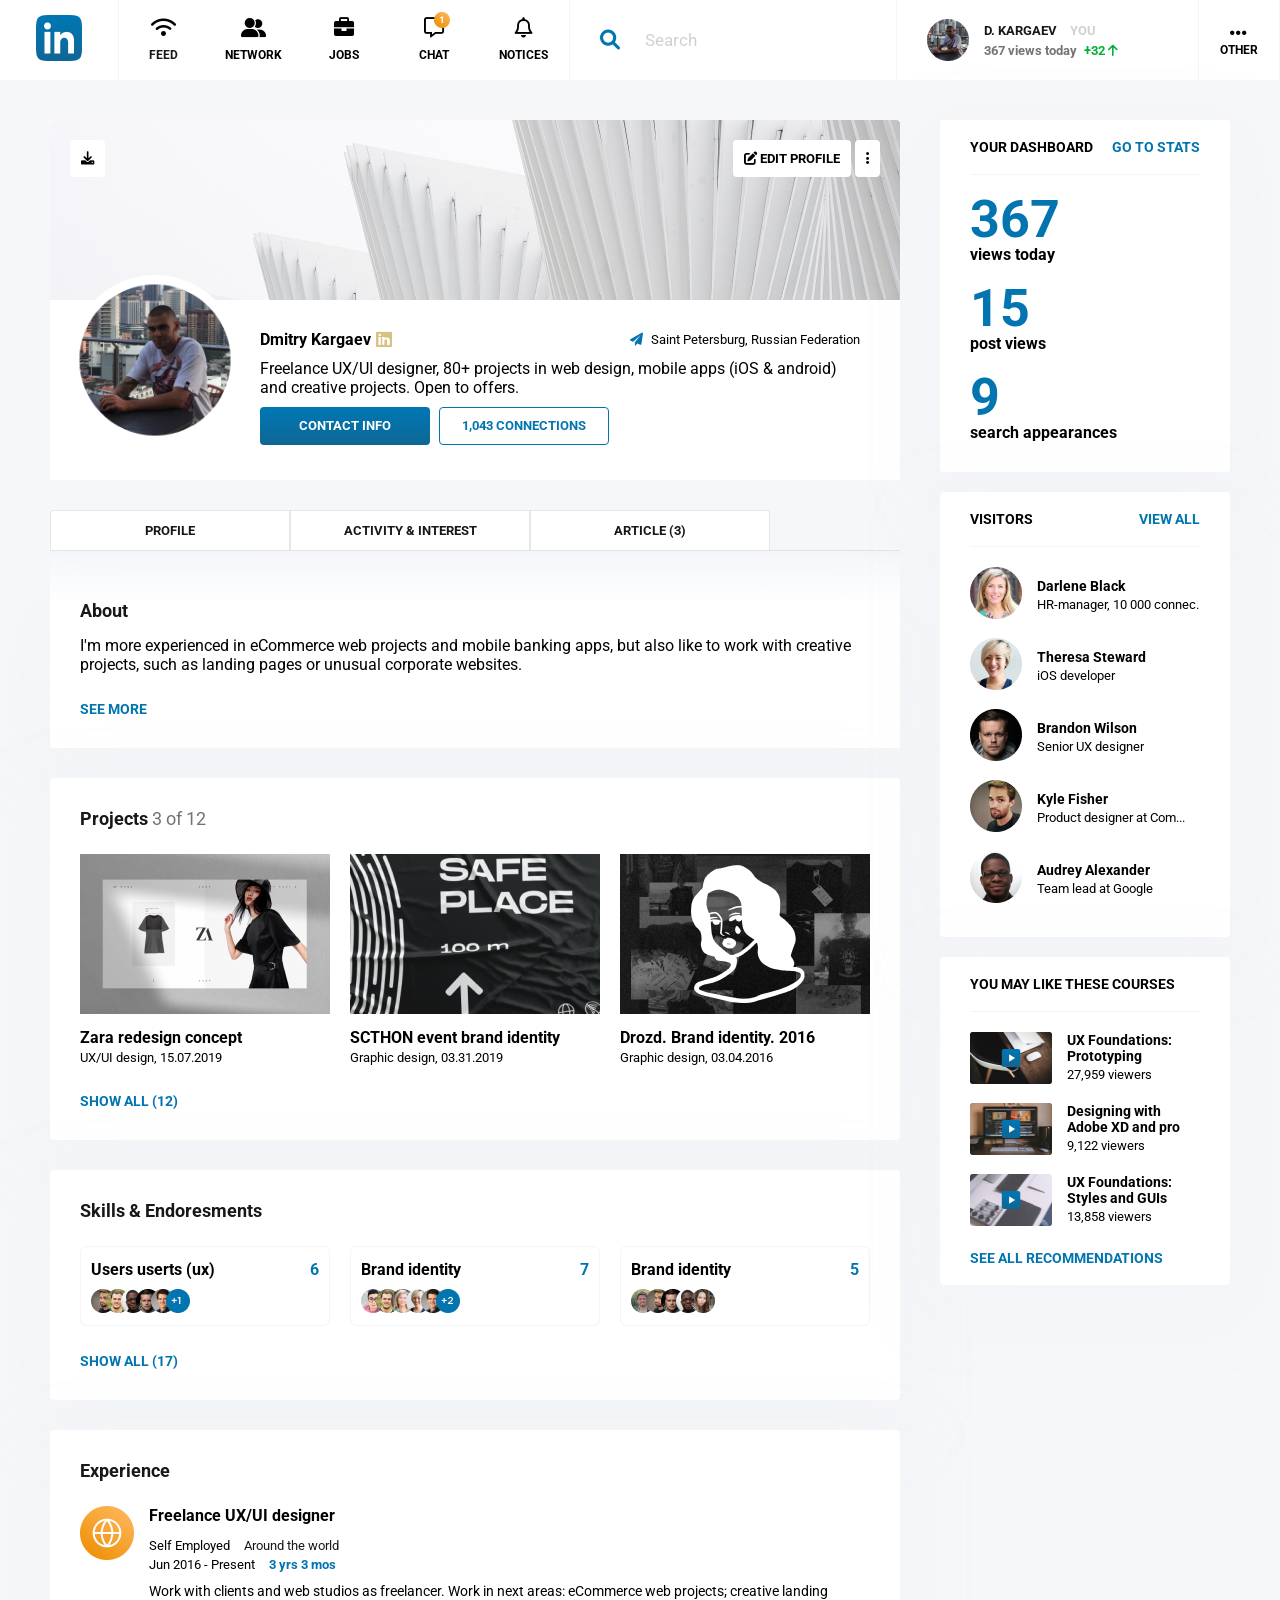
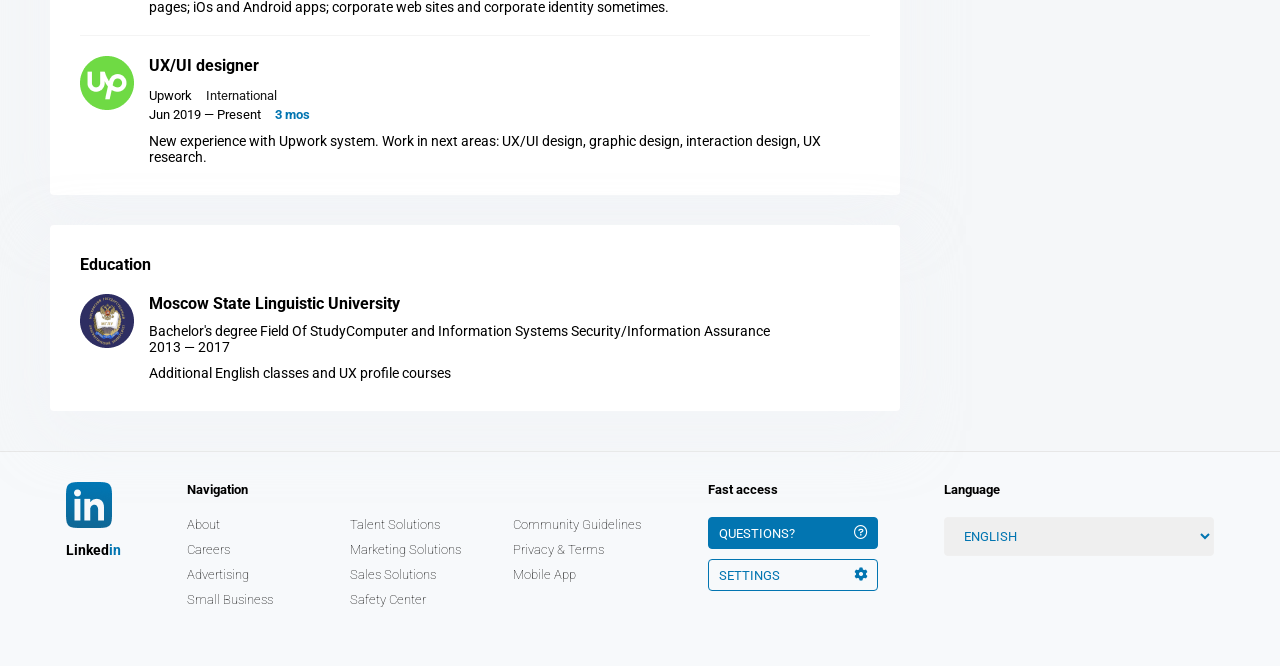
<file: linkedin/index.html>
<!DOCTYPE html>
<html lang="en">

<head>
    <meta charset="UTF-8">
    <meta http-equiv="X-UA-Compatible" content="IE=edge">
    <meta name="viewport" content="width=device-width, initial-scale=1.0">
    <link rel="stylesheet" href="https://cdnjs.cloudflare.com/ajax/libs/font-awesome/6.0.0/css/all.min.css">
    <link rel="stylesheet" href="style.css">
    <title>Profile Page</title>
</head>

<body>
    <header>
        <div class="logo">
            <a href="index.html"><img src="img/logos/linkedin-logo.png" alt="linkedin logo"></a>
        </div>
        <div class="icons-menu">
            <div class="icons-content">
                <a href="feed.html">
                    <i class="fa-solid fa-wifi"></i>
                    <p>FEED</p>
                </a>
            </div>
            <div class="icons-content">
                <i class="fa-solid fa-user-group"></i>
                <p>NETWORK</p>
            </div>
            <div class="icons-content">
                <i class="fa-solid fa-briefcase"></i>
                <p>JOBS</p>
            </div>
            <div class="icons-content notification">
                <i class="fa-regular fa-message"></i>
                <p>CHAT</p>
            </div>
            <div class="icons-content">
                <i class="fa-regular fa-bell"></i>
                <p>NOTICES</p>
            </div>
        </div>
        <div class="search">
            <i class="fa-solid fa-magnifying-glass"></i>
            <input type="text" id="" placeholder="Search">
        </div>
        <div class="contact">
            <img src="img/user-photos/profile-mini.png" alt="user photo">
            <div class="text-contact">
                <p id="nick">D. KARGAEV <span>YOU</span></p>
                <p>367 views today <span id="growth">+32<i class="fa-solid fa-arrow-up"></i></span></p>
            </div>
        </div>
        <div class="hamburger">
            <i class="fa-solid fa-ellipsis"></i>
            <p>OTHER</p>
        </div>
    </header>
    <main>
        <section class="first-column">
            <div class="section-profile">
                <div class="bg-profile">
                    <div class="bg-buttons">
                        <button><i class="fa-solid fa-download"></i></button>
                        <div>
                            <button><i class="fa-solid fa-pen-to-square"></i> EDIT
                                PROFILE</button>
                            <button><i class="fa-solid fa-ellipsis-vertical"></i></button>
                        </div>
                    </div>
                </div>
                <div class="info-profile">
                    <div class="photo-profile">
                        <img src="img/user-photos/profile-photo.png" alt="user photo">
                    </div>
                    <div class="data-profile">
                        <div class="header-profile">
                            <div>
                                <h4>Dmitry Kargaev</h4><i class="fa-brands fa-linkedin"></i>
                            </div>
                            <span><i class="fa-solid fa-paper-plane"></i> Saint Petersburg, Russian Federation</span>
                        </div>
                        <div class="resume-profile">
                            <p>Freelance UX/UI designer, 80+ projects in web design, mobile apps (iOS & android) and
                                creative
                                projects. Open to offers.</p>
                        </div>
                        <div class="btn-profile">
                            <button class="btn-blue">CONTACT INFO</button>
                            <button class="btn-white">1,043 CONNECTIONS</button>
                        </div>
                    </div>
                </div>
            </div>
            <div class="container-tabs">
                <div class="tab-buttons">
                    <button id="btn1">PROFILE</button>
                    <button id="btn2">ACTIVITY & INTEREST</button>
                    <button id="btn3">ARTICLE (3)</button>
                </div>
                <div class="tab-content">
                    <div class="tab-gradient"></div>
                    <div class="container-default">
                        <div class="box-content">
                        <div class="tab-text">
                            <h3>About</h3>
                            <p>I'm more experienced in eCommerce web projects and mobile banking apps, but also like to work
                                with creative projects, such as landing pages or unusual corporate websites. </p>
                        </div>
                        <div class="footer-container"><a href="#">SEE MORE</a></div>
                    </div>
                    </div>
                </div>
            </div>    
            <div class="container-default">
                <div class="box-content">
                    <div class="header-container">
                        <h3>Projects <span>3 of 12</span></h3>
                    </div>
                    <div class="grid-projects">
                        <div>
                            <img src="img/project-photos/project1.png" alt="project photo">
                            <h4>Zara redesign concept</h4>
                            <small>UX/UI design, 15.07.2019</small>
                        </div>
                        <div>
                            <img src="img/project-photos/project2.png" alt="project photo">
                            <h4>SCTHON event brand identity</h4>
                            <small>Graphic design, 03.31.2019</small>
                        </div>
                        <div>
                            <img src="img/project-photos/project3.png" alt="project photo">
                            <h4>Drozd. Brand identity. 2016</h4>
                            <small>Graphic design, 03.04.2016</small>
                        </div>
                    </div>
                    <div class="footer-container"><a href="#">SHOW ALL (12)</a></div>
                </div>
            </div>
            <div class="container-default">
                <div class="box-content">
                    <div class="header-container">
                        <h3>Skills & Endoresments</h3>
                    </div>
                    <div class="skills-grid">
                        <div>
                            <div class="skill-cell-header">
                                <h4>Users userts (ux)</h4><span>6</span>
                            </div>
                            <img src="img/user-photos/users1.png" alt="users photos">
                        </div>
                        <div>
                            <div class="skill-cell-header">
                                <h4>Brand identity</h4><span>7</span>
                            </div>
                            <img src="img/user-photos/users2.png" alt="users photos">
                        </div>
                        <div>
                            <div class="skill-cell-header">
                                <h4>Brand identity</h4><span>5</span>
                            </div>
                            <img src="img/user-photos/users3.png" alt="users photos">
                        </div>
                    </div>
                    <div class="footer-container"><a href="#">SHOW ALL (17)</a></div>
                </div>
            </div>
            <div class="container-default">
                <div class="box-content">
                    <div class="header-container">
                        <h3>Experience</h3>
                    </div>
                    <div class="experience-content">
                        <img src="img/logos/freelance-logo.png" alt="">
                        <div>
                            <div><h4>Freelance UX/UI designer</h4></div>
                            <div class="job-info">
                                <div><small>Self Employed</small>
                                <span style="margin-left: 10px;"> Around the world</span></div>
                                <div><small>Jun 2016 - Present</small>
                                <span id="time" style="margin-left: 10px;"> 3 yrs 3 mos</span></div>
                            </div>
                            <p>Work with clients and web studios as freelancer. Work in next areas: eCommerce web projects; creative landing pages; iOs and Android apps; corporate web sites and corporate identity sometimes.</p>
                        </div>
                    </div>

                    <div class="experience-content">
                        <img src="img/logos/upwork-logo.png" alt="">
                        <div>
                            <div><h4>UX/UI designer</h4></div>
                            <div class="job-info">
                                <div><small>Upwork</small>
                                <span style="margin-left: 10px;"> International</span></div>
                                <div><small>Jun 2019 — Present</small>
                                <span id="time" style="margin-left: 10px;"> 3 mos</span></div>
                            </div>
                            <p>New experience with Upwork system. Work in next areas: UX/UI design, graphic design, interaction design, UX research.</p>
                        </div>
                    </div>
                </div>
            </div>
            <div class="container-default">
                <div class="box-content">
                    <div>
                        <h4>Education</h4>
                    </div>
                    <div class="experience-content">
                        <img src="img/logos/moscow-logo.png" alt="">
                        <div>
                            <div><h4>Moscow State Linguistic University</h4></div>
                            <p>Bachelor's degree Field Of StudyComputer and Information Systems Security/Information Assurance</p>
                            <P>2013 — 2017</P>
                            <P>Additional English classes and UX profile courses</P>                                
                        </div>
                    </div>
                </div>
            </div>
        </section>
        <section class="second-column">
            <div class="content-aside">
                <div class="header-aside">
                    <h5>Your dashboard</h5>
                    <a href="#">Go to stats</a>
                </div>
                <div class="dashboard-aside aside-card">
                    <p class="big-numbers">367</p>
                    <p>views today</p>
                    <p class="big-numbers">15</p>
                    <p>post views</p>
                    <p class="big-numbers">9</p>
                    <p>search appearances</p>
                </div>
            </div>
            <div class="content-aside">
                <div class="header-aside">
                    <h5>Visitors</h5>
                    <a href="#">View all</a>
                </div>
                <div class="visitors-aside aside-card">
                    <div class="profile-row">
                        <div class="profile-photo"><img src="img/user-photos/photo-darlene.png" alt="user photo"></div>
                        <div class="profile-text">
                            <h5>Darlene Black</h5>
                            <small>HR-manager, 10 000 connec...</small>
                        </div>
                    </div>
                    <div class="profile-row">
                        <div class="profile-photo"><img src="img/user-photos/photo-theresa.png" alt="user photo"></div>
                        <div class="profile-text">
                            <h5>Theresa Steward</h5>
                            <small>iOS developer</small>
                        </div>
                    </div>
                    <div class="profile-row">
                        <div class="profile-photo"><img src="img/user-photos/photo-brandon.png" alt="user photo"></div>
                        <div class="profile-text">
                            <h5>Brandon Wilson</h5>
                            <small>Senior UX designer</small>
                        </div>
                    </div>
                    <div class="profile-row">
                        <div class="profile-photo"><img src="img/user-photos/photo-kyle.png" alt="user photo"></div>
                        <div class="profile-text">
                            <h5>Kyle Fisher</h5>
                            <small>Product designer at Com...</small>
                        </div>
                    </div>
                    <div class="profile-row">
                        <div class="profile-photo"><img src="img/user-photos/photo-audrey.png" alt="user photo"></div>
                        <div class="profile-text">
                            <h5>Audrey Alexander</h5>
                            <small>Team lead at Google</small>
                        </div>
                    </div>
                </div>

            </div>
            <div class="content-aside">
                <div class="header-aside">
                    <h5>You may like these courses</h5>
                </div>
                <div class="recommendations-aside aside-card">
                    <div class="recomm-row">
                        <div class="recomm-photo"><img src="img/course-photos/course1.png" alt="course photo"></div>
                        <div class="recomm-text">
                            <h5>UX Foundations:
                                Prototyping</h5>
                            <small>27,959 viewers</small>
                        </div>
                    </div>
                    <div class="recomm-row">
                        <div class="recomm-photo"><img src="img/course-photos/course2.png" alt="course photo"></div>
                        <div class="recomm-text">
                            <h5>Designing with
                                Adobe XD and pro</h5>
                            <small>9,122 viewers</small>
                        </div>
                    </div>
                    <div class="recomm-row">
                        <div class="recomm-photo"><img src="img/course-photos/course3.png" alt="course photo"></div>
                        <div class="recomm-text">
                            <h5>UX Foundations:
                                Styles and GUIs</h5>
                            <small>13,858 viewers</small>
                        </div>
                    </div>
                </div>
                <div class="footer-aside">
                    <a href="#">See all recommendations</a>
                </div>
            </div>
        </section>
    </main>
    <footer>
        <div class="footer-logo">
            <div class="linkedin-logo"><img src="img/logos/linkedin-logo.png" alt="linkedin logo"></div>
            <div class="linkedin-name">
                <p>Linked<span>in</span></p>
            </div>
        </div>
        <div class="footer-navigation">
            <div>
                <h4>Navigation</h4>
            </div>
            <div class="footer-nav-menu">
                <a href="#">About</a>
                <a href="#">Talent Solutions</a>
                <a href="#">Community Guidelines</a>
                <a href="#">Careers</a>
                <a href="#">Marketing Solutions </a>
                <a href="#">Privacy & Terms</a>
                <a href="#">Advertising</a>
                <a href="#">Sales Solutions</a>
                <a href="#">Mobile App</a>
                <a href="#">Small Business</a>
                <a href="#">Safety Center</a>
            </div>
        </div>
        <div class="footer-fast">
            <div>
                <h4>Fast access</h4>
            </div>
            <div class="footer-buttons">
                <button class="footer-btn-blue"><span>Questions?</span> <i
                        class="fa-regular fa-circle-question"></i></button>
                <button class="footer-btn-white"><span>Settings</span> <i class="fa-solid fa-gear"></i></button>
            </div>
        </div>
        <div class="footer-language">
            <div>
                <h4>Language</h4>
            </div>
            <div>
                <select class="language-selector">
                    <option value="English">English</option>
                    <option value="Português">Português</option>
                </select>
            </div>
        </div>
    </footer>
</body>

</html>
</file>
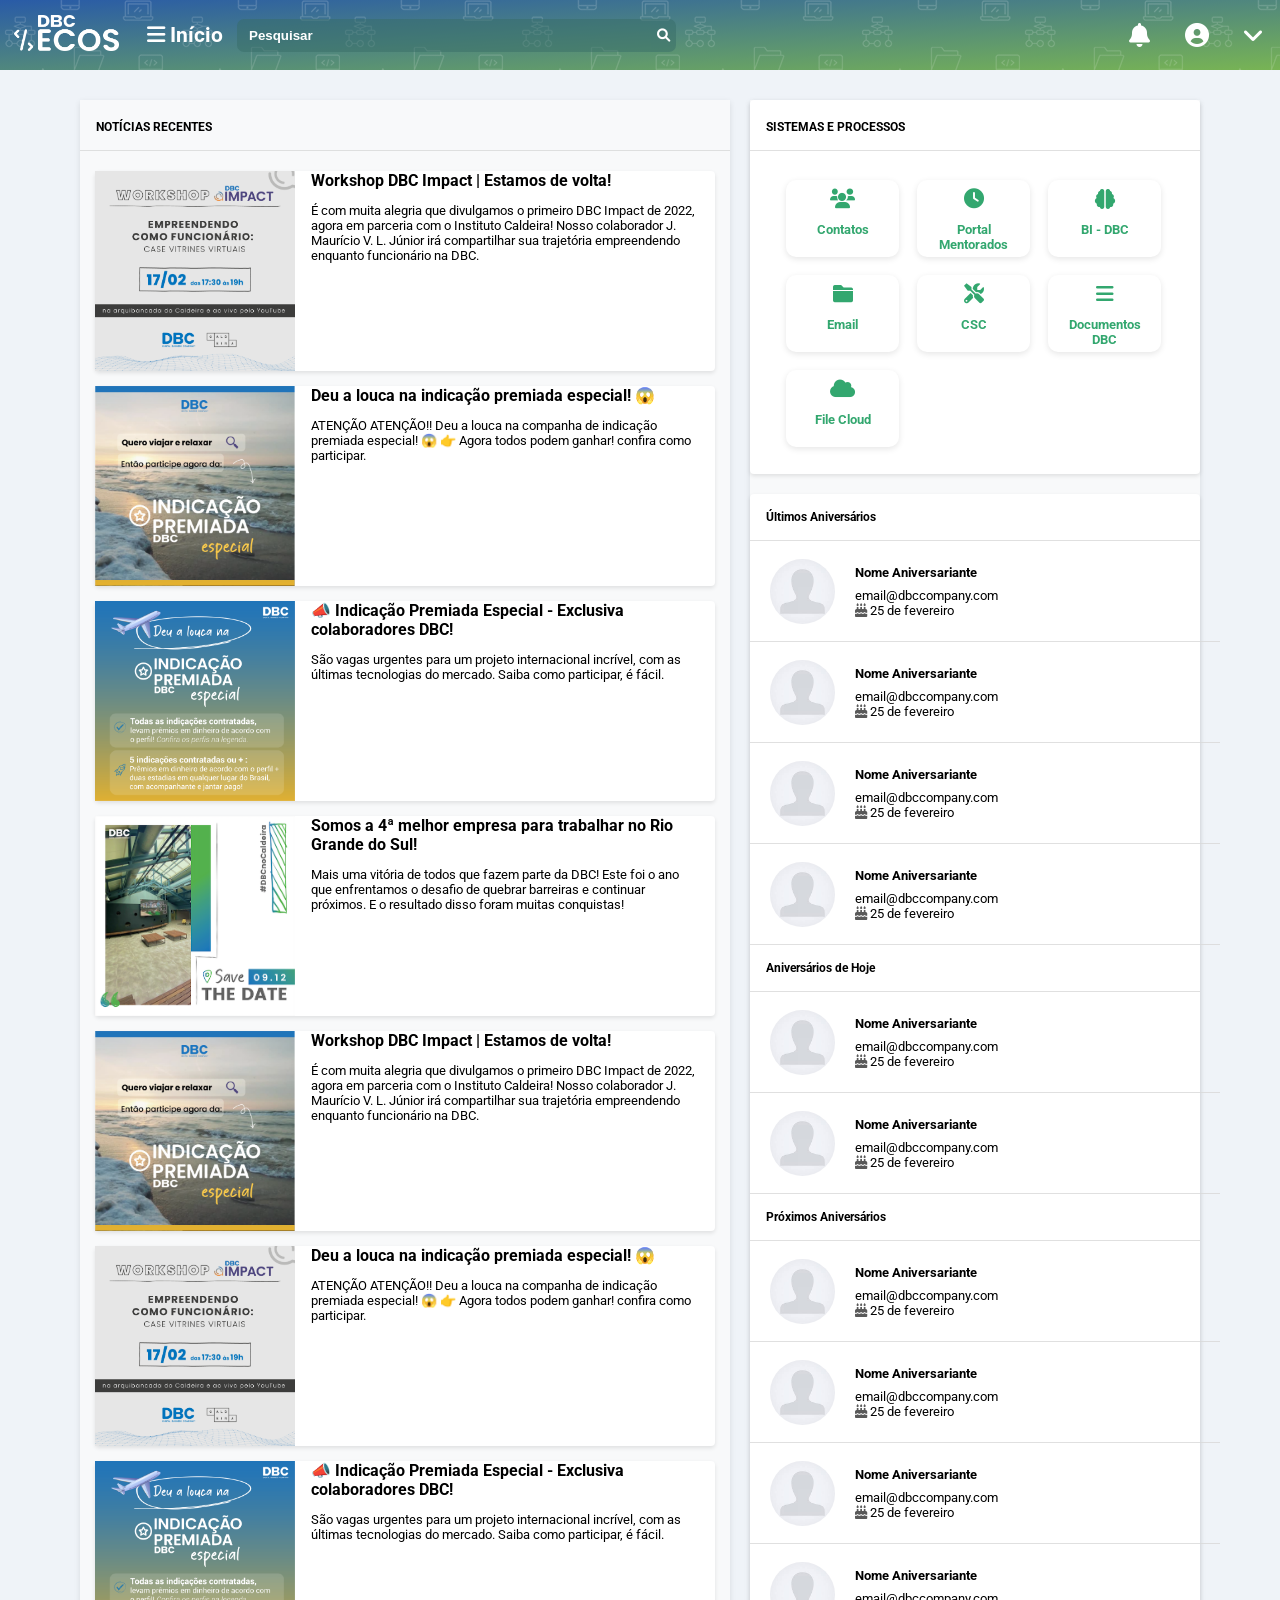
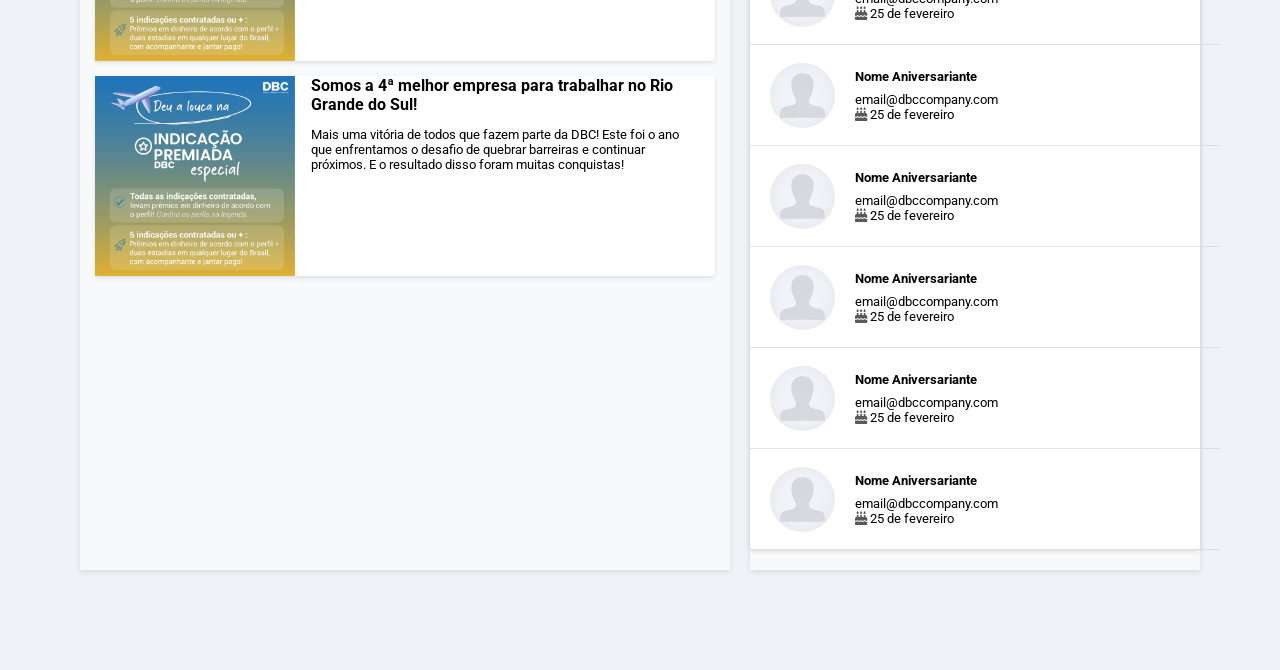
<file: main_ecos/index.html>
<!DOCTYPE html>
<html lang="pt-BR">

<head>
    <meta charset="UTF-8">
    <meta http-equiv="X-UA-Compatible" content="IE=edge">
    <meta name="viewport" content="width=device-width, initial-scale=1.0">
    <link rel="stylesheet" href="https://cdnjs.cloudflare.com/ajax/libs/font-awesome/6.0.0/css/all.min.css">
    <link rel="stylesheet" href="style.css">
    <link rel="preconnect" href="https://fonts.googleapis.com">
    <link rel="preconnect" href="https://fonts.gstatic.com" crossorigin>
    <link href="https://fonts.googleapis.com/css2?family=Roboto:wght@300&display=swap" rel="stylesheet">
    <title>ECOS</title>
</head>

<body>
      <header>
            <a href=""><img src="dbcecoslogo.png" alt=""></a>
                  <a href=""><i class="fa-solid fa-bars"></i> <strong> Início</strong></a>
                  <input type="text" placeholder="Pesquisar">
                  <button type="submit"><i class="fa-solid fa-magnifying-glass"></i></button>
              <div class="text-right">
                      <a href=""><i class="fa-solid fa-bell"></i></a>
                      <a href=""><i class="fa-solid fa-circle-user"></i></a>
                      <a href=""><i class="fa-solid fa-angle-down"></i></a>
              </div>
          </header>
    <main class="container">
        <section class="central-section">
            <h5>NOTÍCIAS RECENTES</h5>
            <div class="card-news shadow-border">
                <img src="img/noticia1.png" alt="">
                <div>
                    <h6>Workshop DBC Impact | Estamos de volta!</h6>
                    <p>É com muita alegria que divulgamos o primeiro DBC Impact de 2022, agora em parceria com o Instituto Caldeira! Nosso colaborador J. Maurício V. L. Júnior irá compartilhar sua trajetória empreendendo enquanto funcionário na DBC.</p>
                </div>
            </div>
            <div class="card-news shadow-border">
                <img src="img/Ativo 39.png" alt="">
                <div>
                    <h6>Deu a louca na indicação premiada especial! 😱</h6>
                    <p>ATENÇÃO ATENÇÃO!! Deu a louca na companha de indicação premiada especial! 😱 👉 Agora todos podem ganhar! confira como participar.</p>
                </div>
            </div>
            <div class="card-news shadow-border">
                <img src="img/foto02.png" alt="">
                <div>
                    <h6>📣 Indicação Premiada Especial - Exclusiva colaboradores DBC!</h6>
                    <p>São vagas urgentes para um projeto internacional incrível, com as últimas tecnologias do mercado. Saiba como participar, é fácil.</p>
                </div>
            </div>
            <div class="card-news shadow-border">
                <img src="img/foto6.png" alt="">
                <div>
                    <h6>Somos a 4ª melhor empresa para trabalhar no Rio Grande do Sul!</h6>
                    <p>Mais uma vitória de todos que fazem parte da DBC! Este foi o ano que enfrentamos o desafio de quebrar barreiras e continuar próximos. E o resultado disso foram muitas conquistas!</p>
                </div>
            </div>
            <div class="card-news shadow-border">
                <img src="img/Ativo 39.png" alt="">
                <div>
                    <h6>Workshop DBC Impact | Estamos de volta!</h6>
                    <p>É com muita alegria que divulgamos o primeiro DBC Impact de 2022, agora em parceria com o Instituto Caldeira! Nosso colaborador J. Maurício V. L. Júnior irá compartilhar sua trajetória empreendendo enquanto funcionário na DBC.</p>
                </div>
            </div>
            <div class="card-news shadow-border">
                <img src="img/noticia1.png" alt="">
                <div>
                    <h6>Deu a louca na indicação premiada especial! 😱</h6>
                    <p>ATENÇÃO ATENÇÃO!! Deu a louca na companha de indicação premiada especial! 😱 👉 Agora todos podem ganhar! confira como participar.</p>
                </div>
            </div>
            <div class="card-news shadow-border">
                <img src="img/foto01.png" alt="">
                <div>
                    <h6>📣 Indicação Premiada Especial - Exclusiva colaboradores DBC!</h6>
                    <p>São vagas urgentes para um projeto internacional incrível, com as últimas tecnologias do mercado. Saiba como participar, é fácil.</p>
                </div>
            </div>
            <div class="card-news shadow-border">
                <img src="img/foto02.png" alt="">
                <div>
                    <h6>Somos a 4ª melhor empresa para trabalhar no Rio Grande do Sul!</h6>
                    <p>Mais uma vitória de todos que fazem parte da DBC! Este foi o ano que enfrentamos o desafio de quebrar barreiras e continuar próximos. E o resultado disso foram muitas conquistas!</p>
                </div>
            </div>
        </section>
        <section class="lateral-section">
            <div class="card-process shadow-border">
                <h5>SISTEMAS E PROCESSOS</h5>
                <div class="systens">
                    <div class="icones-textos">
                        <i class="fa-solid fa-users"></i>
                        <p>Contatos</p>                        
                    </div>
                    <div class="icones-textos">
                        <i class="fa-solid fa-clock"></i>
                        <p>Portal Mentorados</p>                        
                    </div>
                    <div class="icones-textos">
                        <i class="fa-solid fa-brain"></i>
                        <p>BI - DBC</p>                        
                    </div>
                    <div class="icones-textos">
                        <i class="fa-solid fa-folder"></i>
                        <p>Email</p>                        
                    </div>
                    <div class="icones-textos">
                        <i class="fa-solid fa-screwdriver-wrench"></i>
                        <p>CSC</p>                        
                    </div>
                    <div class="icones-textos">
                        <i class="fa-solid fa-bars"></i>
                        <p>Documentos DBC</p>                        
                    </div>
                    <div class="icones-textos" id="icone-left">
                        <i class="fa-solid fa-cloud"></i>
                        <p>File Cloud</p>                        
                    </div>
                    
                </div>
            </div>
            <div class="card-birthdays shadow-border">
                <h5>Últimos Aniversários</h5>
                <div>
                    <img src="img/no-user.jpeg">
                    <div>
                        <h6>Nome Aniversariante</h6>
                        <p>email@dbccompany.com</p>
                        <p><i class="fa-solid fa-cake-candles"></i>25 de fevereiro</p>
                    </div>
                </div>
                <div> 
                    <img src="img/no-user.jpeg">
                    <div>
                        <h6>Nome Aniversariante</h6>
                        <p>email@dbccompany.com</p>
                        <p><i class="fa-solid fa-cake-candles"></i>25 de fevereiro</p>
                    </div>
                </div>
                <div>
                    <img src="img/no-user.jpeg">
                    <div>
                        <h6>Nome Aniversariante</h6>
                        <p>email@dbccompany.com</p>
                        <p><i class="fa-solid fa-cake-candles"></i>25 de fevereiro</p>
                    </div>
                </div>
                <div>
                    <img src="img/no-user.jpeg">
                    <div>
                        
                        <h6>Nome Aniversariante</h6>
                        <p>email@dbccompany.com</p>
                        <p><i class="fa-solid fa-cake-candles"></i>25 de fevereiro</p>
                    </div>
                </div>
                <h5>Aniversários de Hoje</h5>
                <div>
                    <img src="img/no-user.jpeg">
                    <div>
                        <h6>Nome Aniversariante</h6>
                        <p>email@dbccompany.com</p>
                        <p><i class="fa-solid fa-cake-candles"></i>25 de fevereiro</p>
                    </div>
                </div>
                <div>
                    <img src="img/no-user.jpeg">
                    <div>
                        <h6>Nome Aniversariante</h6>
                        <p>email@dbccompany.com</p>
                        <p><i class="fa-solid fa-cake-candles"></i>25 de fevereiro</p>
                    </div>
                </div>
                <h5>Próximos Aniversários</h5>
                <div>
                    <img src="img/no-user.jpeg">
                    <div>
                        <h6>Nome Aniversariante</h6>
                        <p>email@dbccompany.com</p>
                        <p><i class="fa-solid fa-cake-candles"></i>25 de fevereiro</p>
                    </div>
                </div>
                <div>
                    <img src="img/no-user.jpeg">
                    <div>
                        <h6>Nome Aniversariante</h6>
                        <p>email@dbccompany.com</p>
                        <p><i class="fa-solid fa-cake-candles"></i>25 de fevereiro</p>
                    </div>
                </div>
                <div>
                    <img src="img/no-user.jpeg">
                    <div>
                        <h6>Nome Aniversariante</h6>
                        <p>email@dbccompany.com</p>
                        <p><i class="fa-solid fa-cake-candles"></i>25 de fevereiro</p>
                    </div>
                </div>
                <div>
                    <img src="img/no-user.jpeg">
                    <div>
                        <h6>Nome Aniversariante</h6>
                        <p>email@dbccompany.com</p>
                        <p><i class="fa-solid fa-cake-candles"></i>25 de fevereiro</p>
                    </div>
                </div>
                <div>
                    <img src="img/no-user.jpeg">
                    <div>
                        <h6>Nome Aniversariante</h6>
                        <p>email@dbccompany.com</p>
                        <p><i class="fa-solid fa-cake-candles"></i>25 de fevereiro</p>
                    </div>
                </div>
                <div>
                    <img src="img/no-user.jpeg">
                    <div>
                        <h6>Nome Aniversariante</h6>
                        <p>email@dbccompany.com</p>
                        <p><i class="fa-solid fa-cake-candles"></i>25 de fevereiro</p>
                    </div>
                </div>
                <div>
                    <img src="img/no-user.jpeg">
                    <div>
                        <h6>Nome Aniversariante</h6>
                        <p>email@dbccompany.com</p>
                        <p><i class="fa-solid fa-cake-candles"></i>25 de fevereiro</p>
                    </div>
                </div>
                <div>
                    <img src="img/no-user.jpeg">
                    <div>
                        <h6>Nome Aniversariante</h6>
                        <p>email@dbccompany.com</p>
                        <p><i class="fa-solid fa-cake-candles"></i>25 de fevereiro</p>
                    </div>
                </div>
            <div>
                    <img src="img/no-user.jpeg">
                    <div>
                        <h6>Nome Aniversariante</h6>
                        <p>email@dbccompany.com</p>
                        <p><i class="fa-solid fa-cake-candles"></i>25 de fevereiro</p>
                    </div>
                </div>
            </div>
            </div>
        </section>
    </main>
</body>

</html>
</file>
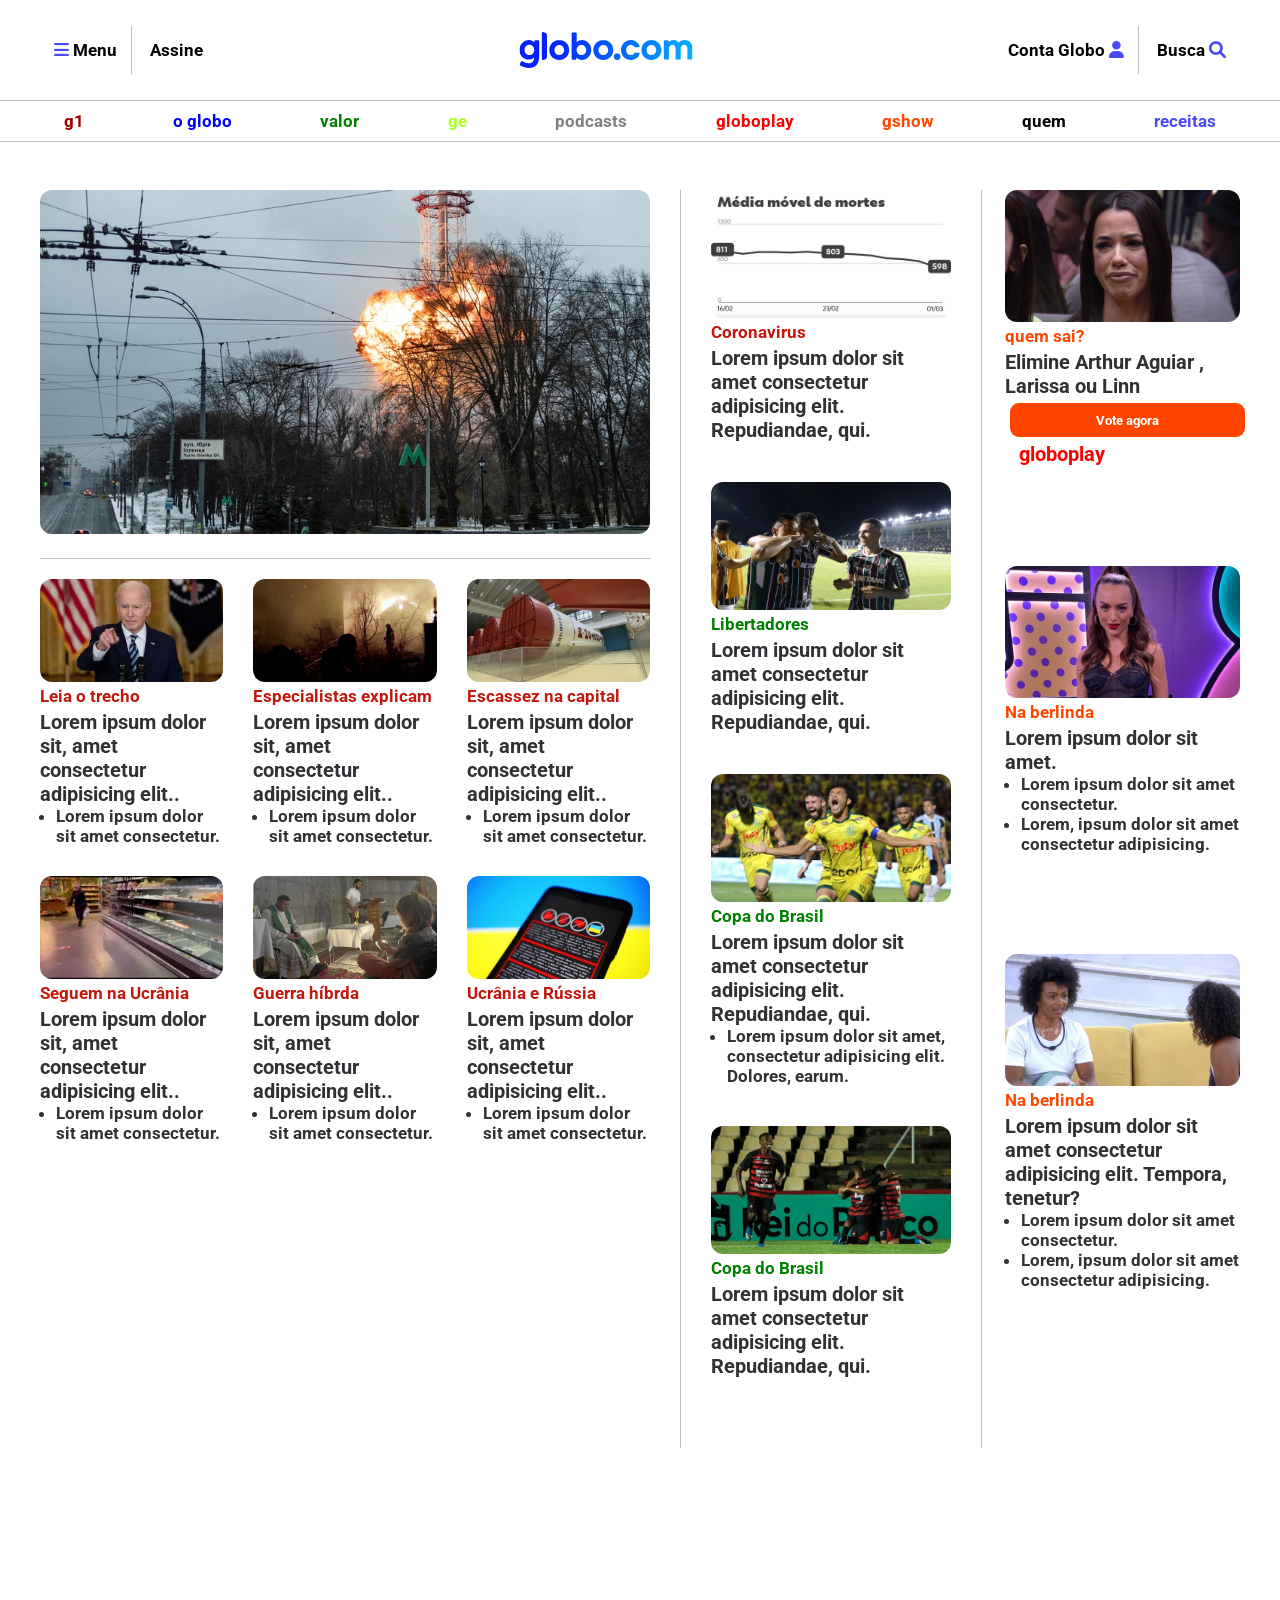
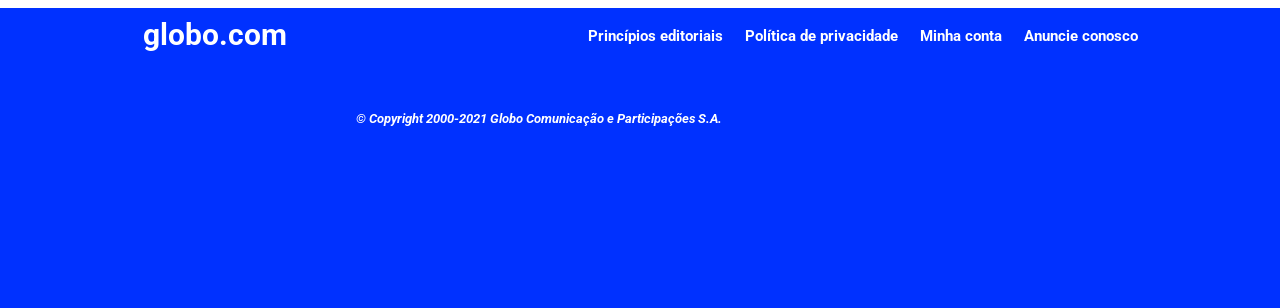
<file: Globo/globo.html>
<!DOCTYPE html>
<html lang="en">
<head>
    <meta charset="UTF-8">
    <meta http-equiv="X-UA-Compatible" content="IE=edge">
    <meta name="viewport" content="width=device-width, initial-scale=1.0">
    <link rel="stylesheet" href="globo.css">
    <link rel="preconnect" href="https://fonts.googleapis.com">
    <link rel="preconnect" href="https://fonts.gstatic.com" crossorigin>
    <link href="https://fonts.googleapis.com/css2?family=Roboto:wght@300&display=swap" rel="stylesheet">
    <link rel="stylesheet" href="https://cdnjs.cloudflare.com/ajax/libs/font-awesome/6.0.0/css/all.min.css">
    <title>Globo.com</title>
</head>
<body>
    <header>
        <div class="header-main">
            <div class="grid">
            <button id="btn-especial"><i class="fa-solid fa-bars"></i> Menu</button>
            <a href="">Assine</a>
            </div>
            <img src="header-grid-logo.svg" alt="">
            <div>
            <button id="btn-especial">Conta Globo <i class="fa-solid fa-user"></i></button>
            <button>Busca <i class="fa-solid fa-magnifying-glass"></i></button>
        </div>
        </div>
        <div class="subheader">
            <div class="links">
                <div>
                    <a href="" id="color2">g1</a>
                </div>
                <div>
                    <a href="" id="color3">o globo</a>
                </div>
                <div>
                    <a href="" id="color4">valor</a>
                </div>
                <div>
                    <a href="" id="color5">ge</a>
                </div>
                <div>
                    <a href="" id="color6">podcasts</a>
                </div>
                <div>
                    <a href="" id="color7">globoplay</a>
                </div>
                <div>
                    <a href="" id="color8">gshow</a>
                </div>
                <div>
                    <a href="" id="color9">quem</a>
                </div>
                <div>
                    <a href="" id="color10">receitas</a>
                </div>
            </div>
        </div>
    </header>    
    <main>
        <section class="first-column">
            <div class="big-content">
               <img src="pic1.jpg" alt="">
            </div>
            <div class="first-grid">
                <div class="first-grid-content">
                    <img src="pic2.jpg" alt="">
                    <p>Leia o trecho</p>
                    <h4>Lorem ipsum dolor sit, amet consectetur adipisicing elit..</h4>
                    <ul>
                        <li>Lorem ipsum dolor sit amet consectetur.</li>
                    </ul>
                </div>
                <div class="first-grid-content">
                    <img src="grid1.jpg" alt="">
                    <p>Especialistas explicam</p>
                    <h4>Lorem ipsum dolor sit, amet consectetur adipisicing elit..</h4>
                    <ul>
                        <li>Lorem ipsum dolor sit amet consectetur.</li>
                    </ul>
                </div>
                <div class="first-grid-content">
                    <img src="grid2.jpg" alt="">
                    <p>Escassez na capital</p>
                    <h4>Lorem ipsum dolor sit, amet consectetur adipisicing elit..</h4>
                    <ul>
                        <li>Lorem ipsum dolor sit amet consectetur.</li>
                    </ul>
                </div>
                <div class="first-grid-content">
                    <img src="grid3.jpg" alt="">
                    <p>Seguem na Ucrânia</p>
                    <h4>Lorem ipsum dolor sit, amet consectetur adipisicing elit..</h4>
                    <ul>
                        <li>Lorem ipsum dolor sit amet consectetur.</li>
                    </ul>
                </div>
                <div class="first-grid-content">
                    <img src="padre-2.jpg" alt="">
                    <p>Guerra híbrda</p>
                    <h4>Lorem ipsum dolor sit, amet consectetur adipisicing elit..</h4>
                    <ul>
                        <li>Lorem ipsum dolor sit amet consectetur.</li>
                    </ul>
                </div>
                <div class="first-grid-content">
                    <img src="grid04.jpg" alt="">
                    <p>Ucrânia e Rússia</p>
                    <h4>Lorem ipsum dolor sit, amet consectetur adipisicing elit..</h4>
                    <ul>
                        <li>Lorem ipsum dolor sit amet consectetur.</li>
                    </ul>
                </div>

            </div>
        </section>
        <section class="second-column">
            <div class="second-column-content">
                <div>
                    <img src="c1.jpg" alt="">
                    <p style="color: #c4170c;">Coronavirus</p>
                    <h4>Lorem ipsum dolor sit amet consectetur adipisicing elit. Repudiandae, qui.</h4>
                </div>
                <div>
                    <img src="c2.jpg" alt="">
                    <p>Libertadores</p>
                    <h4>Lorem ipsum dolor sit amet consectetur adipisicing elit. Repudiandae, qui.</h4>
                </div>
                <div>
                    <img src="c3jpeg.jpeg" alt="">
                    <p>Copa do Brasil</p>
                    <h4>Lorem ipsum dolor sit amet consectetur adipisicing elit. Repudiandae, qui.</h4>
                    <ul>
                        <li>Lorem ipsum dolor sit amet, consectetur adipisicing elit. Dolores, earum.</li>
                    </ul>
                </div>
                <div>
                    <img src="c4.jpg" alt="">
                    <p>Copa do Brasil</p>
                    <h4>Lorem ipsum dolor sit amet consectetur adipisicing elit. Repudiandae, qui.</h4>
                </div>
            </div>
        </section>
        <section class="third-column">
            <div class="third-column-content">
                <div>
                    <img src="last1.jpg" alt="">
                    <p>quem sai?</p>
                    <h4>Elimine Arthur Aguiar , Larissa ou Linn</h4>
                    <button>Vote agora</button>
                    <a href="" id="color7">globoplay</a>
                </div>
                <div>
                    <img src="last2.jpeg" alt="">
                    <p>Na berlinda</p>
                    <h4>Lorem ipsum dolor sit amet.</h4>
                    <ul>
                        <li>Lorem ipsum dolor sit amet consectetur.</li>
                        <li>Lorem, ipsum dolor sit amet consectetur adipisicing.</li>
                    </ul>
                </div>
                <div>
                    <img src="last3.jpg" alt="">
                    <p>Na berlinda</p>
                    <h4>Lorem ipsum dolor sit amet consectetur adipisicing elit. Tempora, tenetur?</h4>
                    <ul>
                        <li>Lorem ipsum dolor sit amet consectetur.</li>
                        <li>Lorem, ipsum dolor sit amet consectetur adipisicing.</li>
                    </ul>
                </div>
            </div>
        </section>
    </main>
    <footer>
        <div>
        <a href="#">globo.com</a>
        <nav>
            <ul>
                <li><a href="">Princípios editoriais</a></li>
                <li><a href="">Política de privacidade</a></li>
                <li><a href="">Minha conta</a></li>
                <li><a href="">Anuncie conosco</a></li>
            </ul>
        </nav>
        </div>
        <address>© Copyright 2000-2021 Globo Comunicação e Participações S.A.</address>
    </footer>
</body>
</html>
</file>
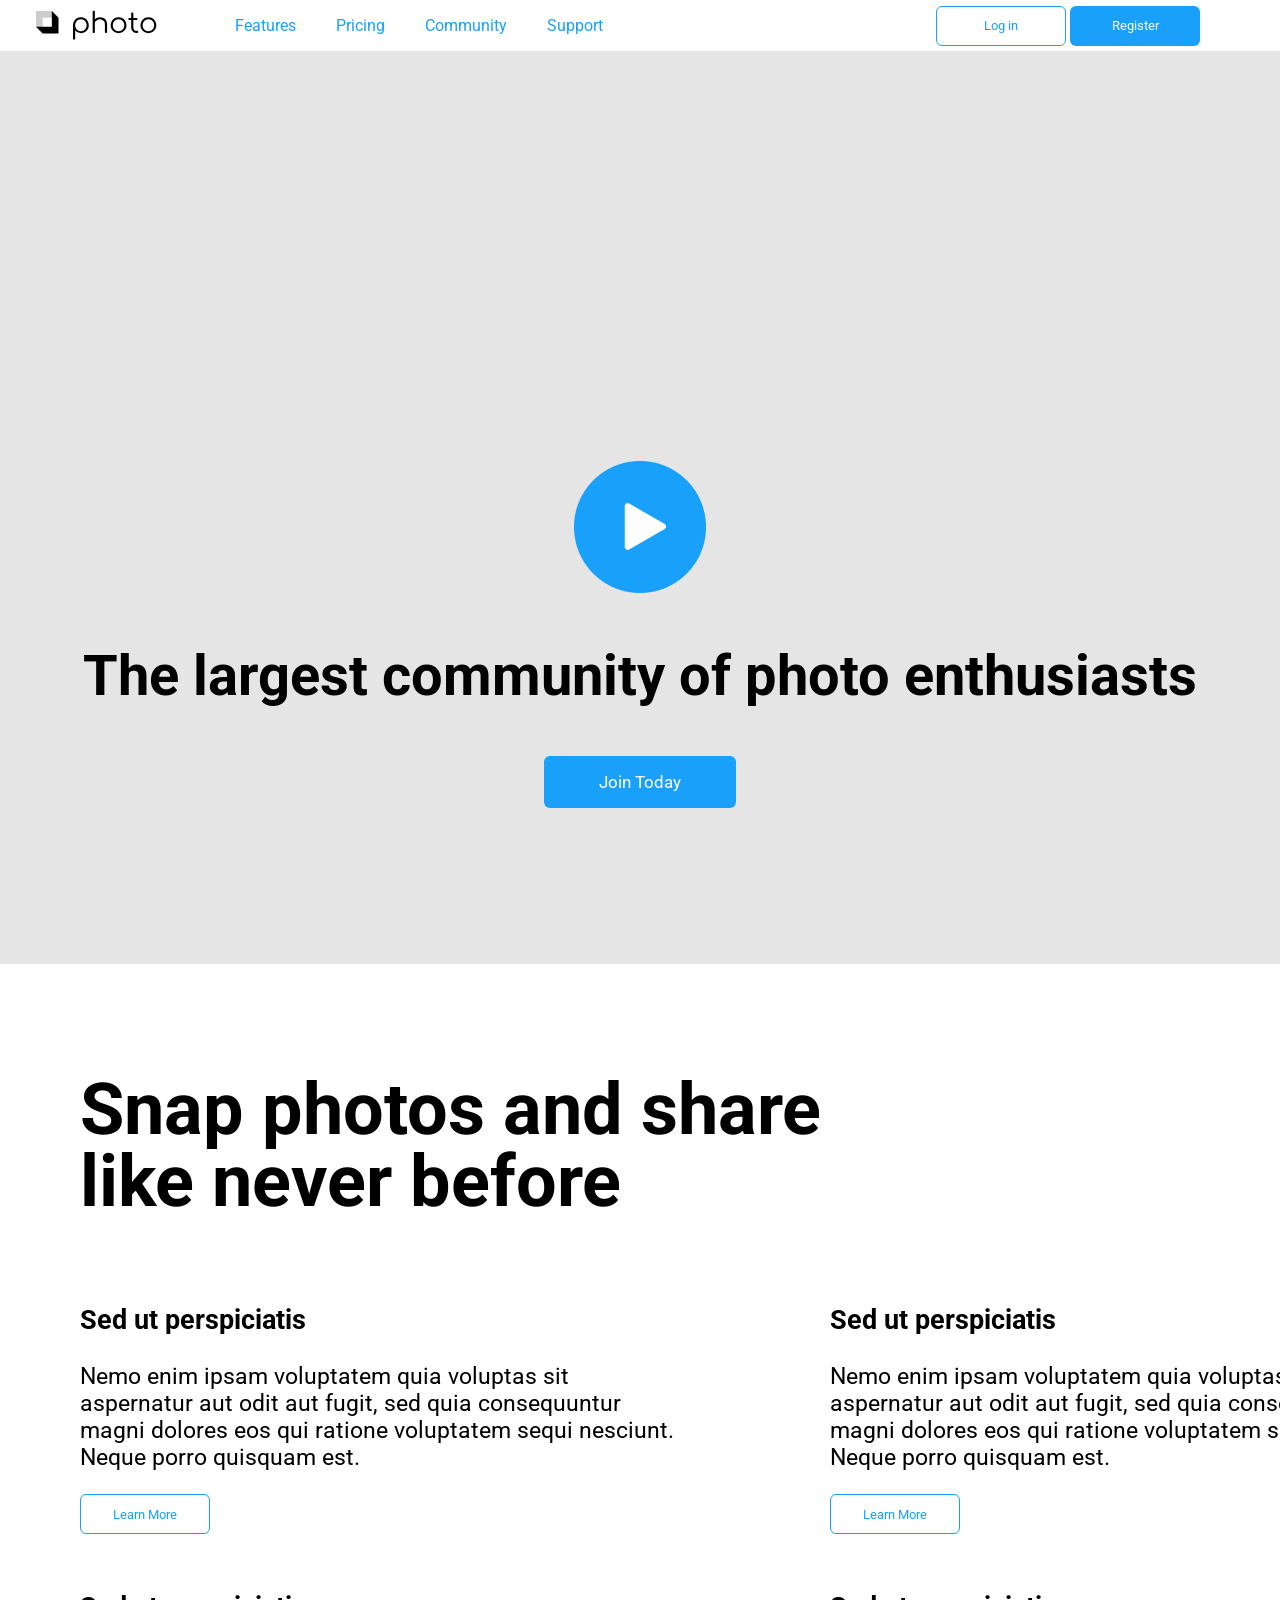
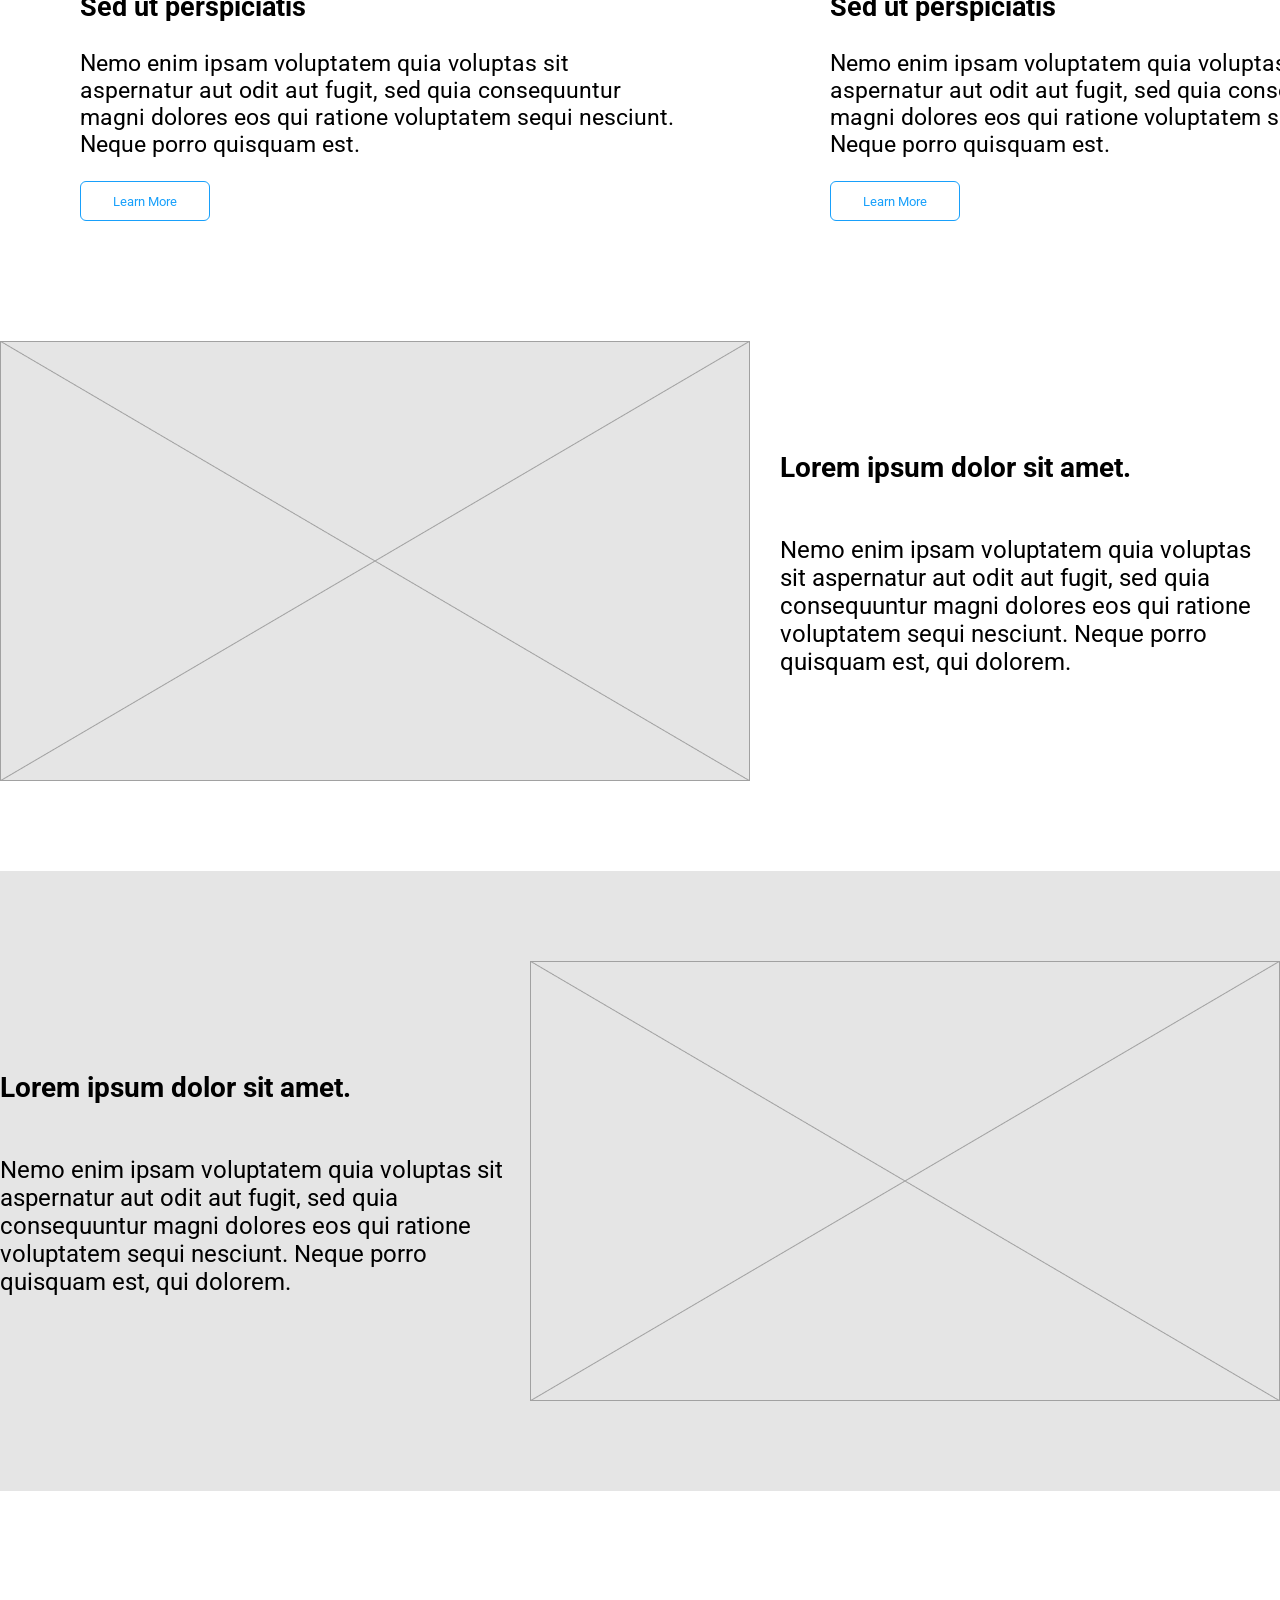
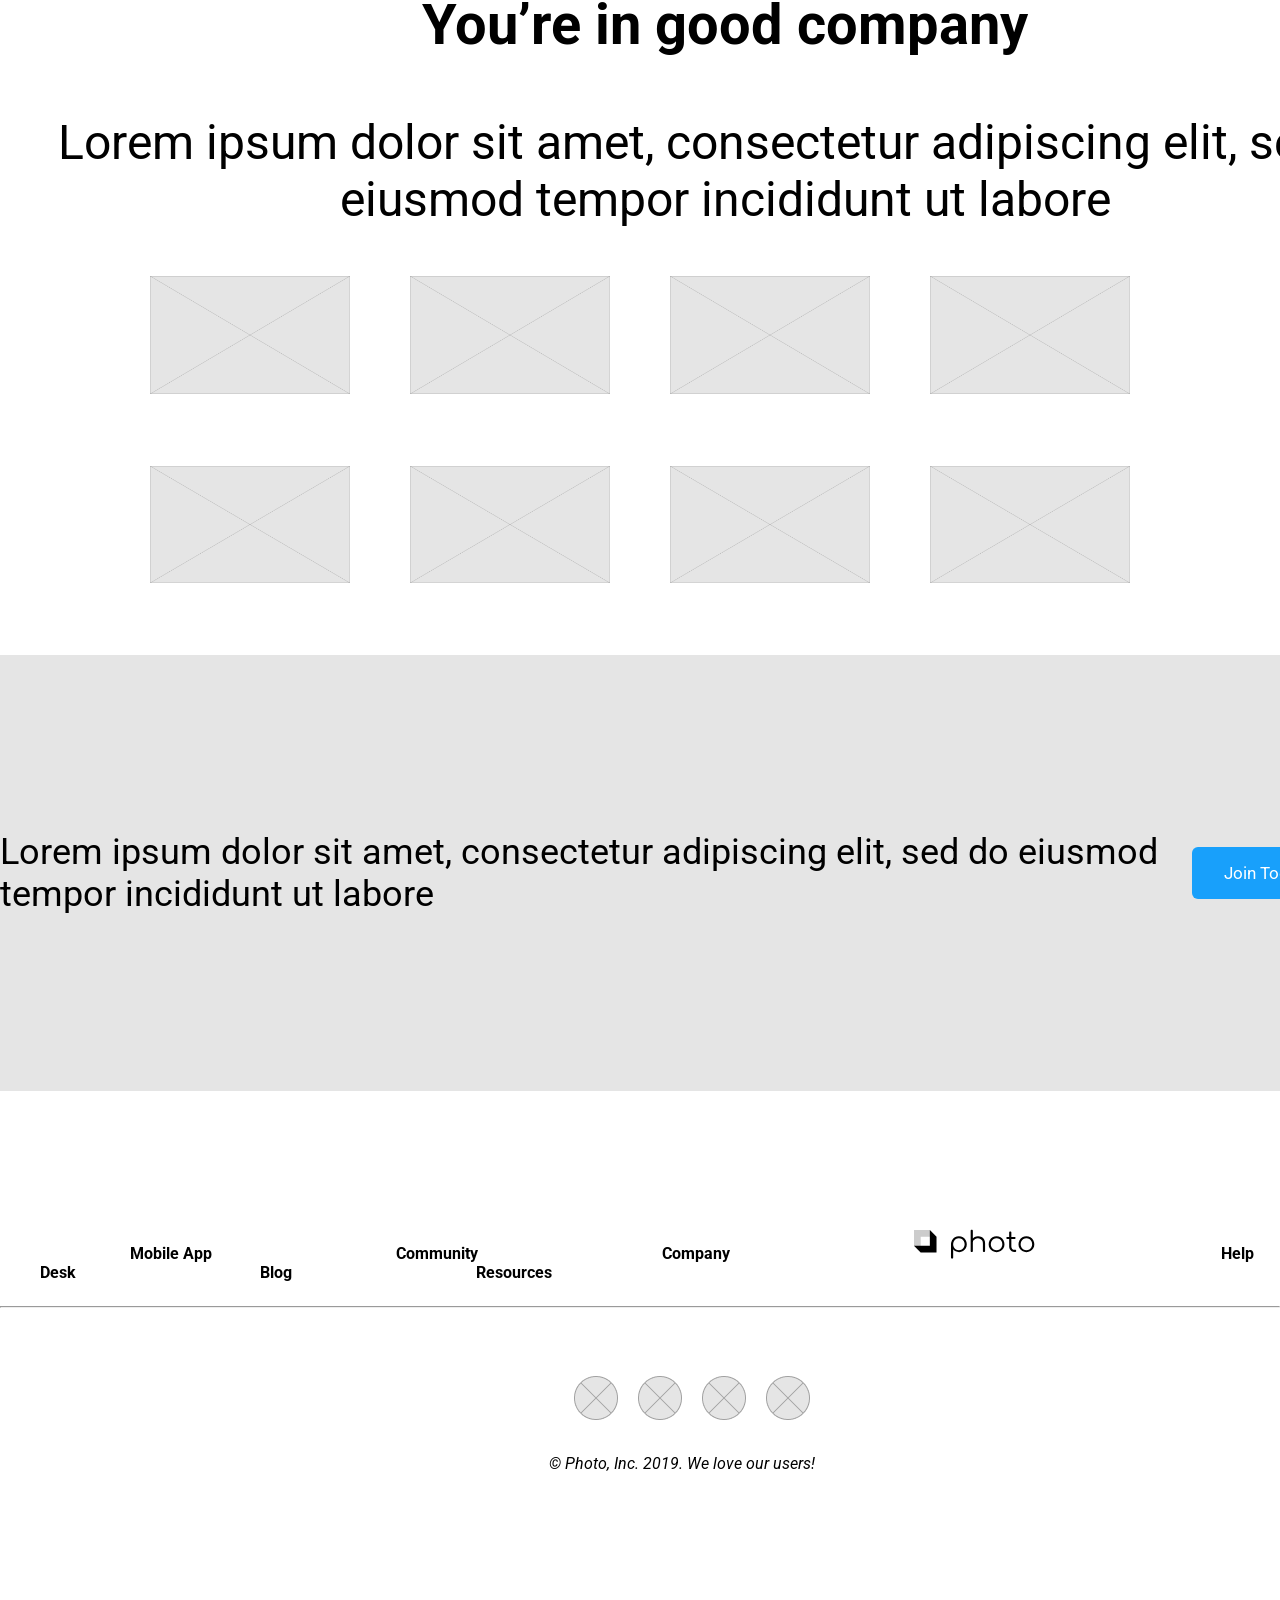
<file: website/wireframing.html>
<!DOCTYPE html>
<html lang="en">
<head>
    <meta charset="UTF-8">
    <meta http-equiv="X-UA-Compatible" content="IE=edge">
    <meta name="viewport" content="width=device-width, initial-scale=1.0">
    <title>Figma</title>
    <link rel="stylesheet" href="style.css">
    <link rel="preconnect" href="https://fonts.googleapis.com">
    <link rel="preconnect" href="https://fonts.gstatic.com" crossorigin>
    <link href="https://fonts.googleapis.com/css2?family=Montserrat:wght@200&family=Roboto:wght@300&display=swap" rel="stylesheet">
</head>
    <header>
        <a href=""><img src="logo.svg" alt=""></a>
        <nav>
            <ul>
                <li><a href="">Features</a></li>
                <li><a href="">Pricing</a></li>
                <li><a href="">Community</a></li>
                <li><a href="">Support</a></li>
            </ul>
        </nav>
        <div class="buttons-left">
            <button href="" id="login-btn">Log in</button>
            <button href="" id="register-btn">Register</button>
        </div>
    </header>
<body>
    <main>
        <section class="first">
            <div class="community">
                <a href=""><img src="Group.png" alt=""></a>
                <h1>The largest community of photo enthusiasts</h1>
                <button href="" class="btn-blue">Join Today</button>
            </div>
        </section>
        <section class="second">
            <div class="second-content">
                <h2>Snap photos and share like never before</h2>
            </div>
            <div class="grip-group">
                <div class="grip-element">
                    <h3>Sed ut perspiciatis</h3>
                    <p>Nemo enim ipsam voluptatem quia voluptas sit aspernatur aut odit aut fugit, sed quia consequuntur magni dolores eos qui ratione voluptatem sequi nesciunt. Neque porro quisquam est.</p>
                    <button id="login-btn">Learn More</button>
                </div>
                <div class="grip-element">
                    <h3>Sed ut perspiciatis</h3>
                    <p>Nemo enim ipsam voluptatem quia voluptas sit aspernatur aut odit aut fugit, sed quia consequuntur magni dolores eos qui ratione voluptatem sequi nesciunt. Neque porro quisquam est.</p>
                    <button id="login-btn">Learn More</button>
                </div>  
                <div class="grip-element">
                    <h3>Sed ut perspiciatis</h3>
                    <p>Nemo enim ipsam voluptatem quia voluptas sit aspernatur aut odit aut fugit, sed quia consequuntur magni dolores eos qui ratione voluptatem sequi nesciunt. Neque porro quisquam est.</p>
                    <button id="login-btn">Learn More</button>
                </div>
                <div class="grip-element">
                    <h3>Sed ut perspiciatis</h3>
                    <p>Nemo enim ipsam voluptatem quia voluptas sit aspernatur aut odit aut fugit, sed quia consequuntur magni dolores eos qui ratione voluptatem sequi nesciunt. Neque porro quisquam est.</p>
                    <button id="login-btn">Learn More</button>
                </div>  
            </div>
        </section>
        <section class="third">
            <div class="third-left padd">
                <img src="Rectangle.png" alt="">
                <div class="left-txt pad">
                <h3>Lorem ipsum dolor sit amet.</h3>
                <p>Nemo enim ipsam voluptatem quia voluptas sit aspernatur aut odit aut fugit, sed quia consequuntur magni dolores eos qui ratione voluptatem sequi nesciunt. Neque porro quisquam est, qui dolorem.</p>
                </div>
            </div>
            <div class="third-left float-right">
                <div class="left-txt">
                    <h3>Lorem ipsum dolor sit amet.</h3>
                    <p>Nemo enim ipsam voluptatem quia voluptas sit aspernatur aut odit aut fugit, sed quia consequuntur magni dolores eos qui ratione voluptatem sequi nesciunt. Neque porro quisquam est, qui dolorem.</p>
                    </div>
                <img src="Rectangle.png" alt="" class="gambiarra">
            </div>
        </section>
        <section class="fourth">
            <div class="four-text">
                <h3>You’re in good company</h2>
                <p>Lorem ipsum dolor sit amet, consectetur adipiscing elit, sed do eiusmod tempor incididunt ut labore</p>
            </div> 
            <div class="grip-commum">
                <div class="grip-item">
                    <img src="Rectangle.png" alt="">
                </div>
                <div class="grip-item">
                    <img src="Rectangle.png" alt="">
                </div>
                <div class="grip-item">
                    <img src="Rectangle.png" alt="">
                </div>
                <div class="grip-item">
                    <img src="Rectangle.png" alt="">
                </div>
                <div class="grip-item">
                    <img src="Rectangle.png" alt="">
                </div>
                <div class="grip-item">
                    <img src="Rectangle.png" alt="">
                </div>
                <div class="grip-item">
                    <img src="Rectangle.png" alt="">
                </div>
                <div class="grip-item">
                    <img src="Rectangle.png" alt="">
                </div>
            </div>
        </section>
        <section class="five">
            <div class="unique">
                <p>Lorem ipsum dolor sit amet, consectetur adipiscing elit, sed do eiusmod tempor incididunt ut labore</p>
                <button class="btn-blue">Join Today</button>
                <button id="login-btn" class="btn-blue adjust" >Contact us</button>
            </div>
        </section>
    </main>
    <footer>
        <nav>
            <ul>
                <li><a href="">Mobile App</a></li>
                <li><a href="">Community</a></li>
                <li><a href="">Company</a></li>
                <li><a href=""></a><img src="logo.svg" alt=""></li>
                <li><a href="">Help Desk</a></li>
                <li><a href="">Blog</a></li>
                <li><a href="">Resources</a></li>
            </ul>
        </nav>
        <hr>
        <div class="contact">
            <a href=""><img src="bolinha.png" alt=""></a>
            <a href=""><img src="bolinha.png" alt=""></a>
            <a href=""><img src="bolinha.png" alt=""></a>
            <a href=""><img src="bolinha.png" alt=""></a>
            <address>© Photo, Inc. 2019. We love our users!</address>
        </div>

    </footer>
</body>
</html>
</file>
<file: linkedin/style.css>
@import url('https://fonts.googleapis.com/css2?family=Roboto:wght@300&display=swap');

* {
    margin: 0;
    padding: 0;
    box-sizing: border-box;
    font-family: 'Roboto', sans-serif;
}

body {
    margin: 0 auto;
    padding: 0;
}

h2 {
    color: #181818;
    font-weight: bold;
    font-size: 20px;
}

h3 {
    color: #181818;
    font-weight: bold;
    font-size: 18px;
}

h4 {
    font-weight: bold;
    font-size: 16px;
}

h5 {
    font-weight: bold;
    font-size: 14px;
}

small {
    font-size: 13px;
}

header p {
    font-size: 12px;
    font-weight: bold;
}

.big-numbers {
    color: #0275B1;
    font-size: 52px;
    font-weight: bold;
    line-height: 50px;
    margin: 20px 0 0 0;
}

a {
    color: #0275B1;
    font-weight: bold;
    text-decoration: none;
    font-size: 14px;
}

a:hover {
    text-decoration: underline;
}

/* Header */

header {
    display: flex;
    align-items: center;
    justify-content: center;
    height: 80px;
}

header i {
    font-size: 20px;
}

.logo {
    width: 130px;
    text-align: center;
}

.logo img {
    width: 46px;
    height: 46px;
}

.icons-menu {
    display: flex;
    align-items: center;
    height: 100%;
    border-right: 1px solid #F4F4F4;
    border-left: 1px solid #F4F4F4;
}

.icons-content {
    width: 90px;
    text-align: center;
    font-weight: bold;
}

.icons-content i {
    color: black;
    margin-bottom: 10px;
}

.icons-content a {
    color: #181818;
}

.notification::after {
    content: url(img/misc/notification-mark.png);
    position: absolute;
    top: 12px;
}

.search {
    display: flex;
    width: 360px;
}

.search i {
    color:#0275B1;
    margin: 0 25px 0 30px;
}

.search input {    
    border: none;
    outline: none;    
    font-size:17px;
}

.search input::placeholder {
    color: rgba(24, 24, 24, 0.2);
}

.contact {
    display: flex;
    align-items: center;
    padding-left: 30px;
    width: 330px;  
    height: 100%;
    border-left: 1px solid #F4F4F4;   
}

.contact img {
    width: 42px;
    height: 42px;
}

.text-contact {
    margin-left: 15px;
}

.text-contact p {
    font-size: 13px;
    text-align: left;
    color: #747474;
}

#nick {
    color: #181818;
    margin-bottom: 5px;
}

#growth {
   color: #02B033;
   margin-left: 4px;
}

.text-contact i {
    color: #02B033;
    font-size:13px;
    margin-left: 3px;
}

.text-contact span {
    color: rgba(24, 24, 24, 0.2);
    font-size: 13px;
    margin-left: 10px;
}

.hamburger {
    display: flex;
    flex-direction: column;
    justify-content: center;
    align-items: center;
    width: 90px;
    height: 100%;
    border-right:1px solid #F4F4F4; 
    border-left: 1px solid #F4F4F4; 
}

/* Footer */ 

footer {
    display: flex;
    justify-content: space-evenly;
    padding: 30px 0;
    height: 215px;
    background-color: #F7F9FB;
    border-top: 1px solid #E7E7E7
}

footer h4 {
    font-size: 13px;
    margin-bottom: 20px;
}

.linkedin-logo {
    margin-bottom: 10px;
}

.linkedin-logo img {
    width: 46px;
}

.linkedin-name p {
    font-weight: bold;
    font-size: 14px;
}

.linkedin-name span {
    color:#0275B1;
}

.footer-nav-menu {
    display: grid;
    grid-template-columns: 1fr 1fr 1fr;
    column-gap: 35px;
    height: 65%;
}

.footer-nav-menu a {
    font-size: 13px;
    font-weight: lighter;
    color: #000;
}

.footer-buttons {
    display: flex;
    flex-direction: column;
}

.footer-buttons button{
    text-transform: uppercase;
    text-align: left;
    width: 170px;
    height: 32px;
}

.footer-btn-blue {
    display: flex;
    justify-content: space-between;
    align-items: center;
    padding: 0 10px;
    margin-bottom: 10px;
    background: #0275B1;
    color: #fff;
    border: 1px solid #0275B1;
    border-radius: 4px;
}

.footer-btn-white {
    display: flex;
    justify-content: space-between;
    align-items: center;
    padding: 0 10px;
    background: #F7F9FB;
    color: #0275B1;
    border: 1px solid #0275B1;
    border-radius: 4px;
}

.footer-btn-blue:hover {
    background: #0795e2;
    transition: 0.5s;
}

.footer-btn-white:hover {
    background: #e7e7e7;
    transition: 0.5s;
}

.language-selector {
    color: #0275B1;
    text-transform: uppercase;
    border: 1px solid #F0F0F0;
    border-radius: 4px;
    width: 270px;
    padding: 10px 0px 10px 15px;
}

select:focus, select:hover {
    border: 1px solid #0275B1;
    outline: none;
}

/* index.html */

main{
    display: flex;
    justify-content: center;
    margin: 0 auto;
    width: 100%;
    background-color: #5978960F;
    padding: 40px;
}

.container-default {
    width: 100%;
    background: #FFFFFF;
    box-shadow: 0px 20px 60px rgba(241, 244, 248, 0.5);
    border-radius: 4px;
}

.header-container {
    margin-bottom: 25px;
}

.header-container span {
    color: #747474;
    font-weight: lighter;
}

.footer-container {
    margin-top: 25px;
}

.first-column {
    width: 850px;
    margin-right: 40px;
}

.section-profile {
    background-color: white;
    height: 360px;
}

.bg-profile {
    height: 180px;
    background-image: url(img/user-photos/user-background.png);
    border-radius: 4px 4px 0 0;
}

.bg-buttons {
    display: flex;
    justify-content: space-between;
    padding: 20px;
}

.bg-buttons button {
    border-radius: 4px;
    border: none;
    background-color: white;
    padding: 11px;
    font-weight: bold;
}

.bg-buttons button:hover {
    transition: 0.5s;
    background-color: #E7E7E7;
}

.info-profile {
    display: flex;
    align-items: center;
}

.photo-profile img {
    margin: -25px 20px 25px 20px;
    width: 170px;
    height: 170px;
}

.data-profile {
    width: 600px;
    text-align: left;
}

.header-profile {
    display: flex;
    justify-content: space-between;
    align-items: center;
    margin-bottom: 10px;
}

.header-profile>div {
    display: flex;
}

.header-profile i {
    font-size: 18px;    
    color: #D8C281;
    margin: 0 5px;
}

.header-profile span {
    font-size: 13px;
}

.header-profile span i {
    color: #0275B1;
    font-size: 13px;
}

.resume-profile p {
    font-size: 16px;
}

.btn-blue {
    background: linear-gradient(180deg, #0077B5 0%, #0E6795 100%);
    border-radius: 4px;
    color: white;
    border: none;
}

.btn-white {
    background: white;
    border-radius: 4px;
    border: 1px solid #0275B1;
    color: #0275B1;
}

.btn-blue:hover{
    transition-duration: 0.6s;
    background: white;
    color: #0275B1;
    border: 1px solid #0275B1 ;
}

.btn-white:hover{
    transition-duration: 0.6s;
    background-color: #0275B1;
    color: white;
    border: 0 solid #0275B1 ;
}

.btn-profile button {
    margin: 10px 5px 0 0;
    font-weight:bold;
    width: 170px;
    height: 38px;
}

/* .second-content{
    background-color: white;
    width: 850px;
    height: 220px;
}
.interactive-buttons{
    display: flex;
    align-items: flex-end;
} */

.container-tabs {
    margin-top: 30px;
}

.tab-buttons {
    display: flex;
    align-items: flex-end;
}

#btn1 {
    border-radius: 4px 0px 0px 0px;
    border-bottom: none;
}

#btn2 {
    border-bottom: none;
}

#btn3 {
    border-radius: 0px 4px 0px 0px;
    border-bottom: none;
}

.tab-buttons button{
    width: 240px;
    height: 40px;
    font-weight: bold;
    color: #181818;
    background-color: white;
    border: 1px solid #E7E7E7;
}

.tab-buttons button:hover{
    transition-duration: 0.6s;
    color: white;
    background: linear-gradient(180deg, #0077B5 0%, #0E6795 100%);
    height: 50px;
    border-radius: 10px 10px 0 0 !important;
}

.tab-content {
    background-color: #fff;
}

.tab-gradient {
    background: linear-gradient(180deg, rgba(241, 244, 248, 0.8) 0%, rgba(241, 244, 248, 0) 100%);
    height: 50px;
    border-top: 1px solid rgb(230, 229, 229);
}

.tab-content .box-content{
    margin-top: 0;
    padding-top: 0;
}

.tab-text h3 {
    margin-bottom: 15px;
}

.box-content {
    margin-top: 30px;
    padding: 30px;
}

.grid-projects {
    display: grid;
    grid-template-columns: auto auto auto;
    justify-content: space-between;
}

.grid-projects img {
    width: 250px;
    height: 160px;
    margin-bottom: 10px;
}

.projects span:first-child{
    color: #747474;
    margin-left: 3px;
}

.skills-grid {
    display: grid;
    grid-template-columns: auto auto auto;
    justify-content: space-between;
}

.skills-grid div:not(.skill-cell-header){
    width: 250px;
    height: 80px;
    display: flex;
    flex-direction: column;
    justify-content: center;
    padding: 10px;
    border: 1px solid #F4F4F4;
    border-radius: 6px;
}

.skill-cell-header {
    display: flex;
    justify-content: space-between;
}

.skills-grid img{
    height: fit-content;
    width: fit-content;
    margin-top: 10px;
}

.skills-grid span{
    color: #0275B1;
    font-weight: bold;
}

.experience-content {
    display: flex;
    width: 790px;
    margin-top: 20px;
}

.experience-content p {
    font-size: 14px;
}

.experience-content p:last-child {
    margin-top: 10px;
}

.experience-content>div>div {
    margin-bottom: 10px;
}

.experience-content:not(:last-child) {
    border-bottom: 1px solid #F4F4F4;
    padding-bottom: 20px;
}

.experience-content img {
    width:54px;
    height:54px;
    margin-right: 15px;
}

.job-info span{
    color:#181818;
    font-size: small;
}

.job-info #time {
    color: #0275B1;
    font-weight: bold;
}

.job-info> span:last-child {
    color:#0275B1;
    font-weight: bold;
}

.second-column {
    width: 290px;
}

.dashboard-aside p:not(.big-numbers) {
    font-weight: bold;
    margin: 0;
}

.content-aside {
    display: flex;
    flex-direction: column;
    align-items: center;
    box-shadow: 0px 20px 60px rgba(241, 244, 248, 0.5);
    border-radius: 4px;
    margin-bottom: 20px;
    background: #fff;
}

.content-aside:last-child>.aside-card {
    margin-bottom: 0;
}

.header-aside {
    display: flex;
    justify-content: space-between;
    align-items: center;
    width: 230px;
    height: 55px;
    font-size: 12px;
    text-transform: uppercase;
    border-bottom: 1px solid #F4F4F4;
}

.footer-aside {
    display: flex;
    justify-content: space-between;
    align-items: center;
    width: 230px;
    height: 55px;
    font-size: 12px;
    text-transform: uppercase;
}

.aside-card {
    width: 100%;
    padding: 0 30px;
    margin-bottom: 30px;
}

.dashboard-aside p:not(.big-numbers) {
    margin: 0;
    padding: 0;
}

.visitors-aside {
    display: flex;
    flex-direction: column; 
    margin-top: 20px;
}

.profile-row {
    display: flex;
    margin-bottom: 15px;
}

.profile-row:last-child {
    margin-bottom: 0 ;
}

.profile-row img {
    width: 52px;
    height: 52px;
}

.profile-text {
    align-self: center;
    margin-left: 15px;
    overflow: hidden;
    white-space: nowrap;
}

.recommendations-aside {
    margin-top: 20px;
}

.recomm-row {
    display: flex;
    margin-bottom: 15px;
}

.recomm-row:last-child {
    margin-bottom: 0;
}

.recomm-row img {
    width: 82px;
    height: 52px;
    border-radius: 2px;
}

.recomm-text {
    margin-left: 15px;
    overflow-x: hidden;
}

/* feed.html */

.container-feed:not(:last-child) {
    margin-bottom: 20px;
}

.new-post {
    display: flex;
    flex-direction: column;
    width: 790px;
    margin: 0 auto;
}

.title-post {
    border-bottom: 1px solid #f4f4f4;
    padding: 20px 0 20px 0;
}

.frame-post {
    display: flex;
    justify-content: space-between;
    align-items: center;
    padding: 20px 0;
}

.input-post input {
    font-size: 18px;
    border: none;
    outline: none;
}

.input-post input::placeholder {
    color: rgba(24, 24, 24, 0.2);
}

.btn-post {
    display: flex;
    flex-direction: row;
    justify-content: space-between;
    align-items: center;
    width: 20%;
}

.btn-post img { 
    width: 24px;
    height: 24px; 
}

.btn-post #send {
    width: 32px;
    height: 32px; 
}

.container-sort-line {
    display: grid;
    align-items: center;
    grid-template-columns: 1fr 0.5fr 1fr;
    text-transform: uppercase;
    margin: 20px 0;
}

.container-sort-line hr {
    border: 1px solid #E7E7E7;
}

.container-sort-line p {
    text-align: center;
    font-size: 12px;
    font-weight: bold;
}

.container-sort-line select {
    appearance: none;
    text-transform: uppercase;
    font-size: 12px;
    font-weight: bold;
    color: #0275B1;
    border: none;
    background-color: rgba(0,0,0,0);
}

#sort-select {
    background: url('/img/misc/arrow-down.png') no-repeat top right;
}


.post-header {
    display: flex;
    justify-content: space-between;
    align-items: center;
    height: 45px;
    padding: 15px;
    border-bottom: 1px solid #F4F4F4;;
}

.post-header a {
    font-weight: lighter;
}

.post-header img {
    width: 24px;
    height: 24px;
}

.post-box {
    margin: 15px 30px 20px 30px;
}

.post-profile p {
    margin: 0;
    font-weight: bold;
    font-size: 14px;
}

.fade-out {
    background-image: linear-gradient(180deg,#000000 30%,rgba(0,0,0,0));
    background-clip: text;
    -webkit-background-clip: text;
    -webkit-text-fill-color: transparent;
}

.post-content {
    margin: 10px 0;
}

.post-content p {
    margin-bottom: 15px;
}

.post-content a {
    text-transform: uppercase;
}

.cloud-file {
    display: flex;
    justify-content: space-between;
    align-items: center;
    background: #E9F0F8;
    border-radius: 4px;
    padding: 20px 30px 20px 20px;
    margin-bottom: 10px;
}

.info-file {
    display: flex;
    align-items: center;
}

.info-file img {
    width: 42px;
    height: 42px;
}

.info-file>div {
    margin-left: 15px;
}

.info-file p {
    font-weight: bold;
    font-size: 14px;
    margin: 0;
}

.post-footer {
    display: flex;
    justify-content: space-between;
    height: 50px;
    border-top: 1px solid #F4F4F4;;
}

.post-actions {
    display: flex;
    justify-content: center;
    align-items: center;
    border-right: 1px solid #F4F4F4;
    border-left: 1px solid #F4F4F4;
}

.post-footer i { 
    display: flex;
    align-items: center;
    color: #0275B1;
    padding: 0 15px; 
}

.post-footer i>span {
    color: #000;
    font-size: 11px;
    font-weight: bold;
    margin-left: 8px;
}

.bg-profile-lateral img {
    width: 100%;
    height: 120px;
    border-radius: 4px 4px 0 0;
}

.info-profile-lateral {
    display: flex;
    flex-direction: column;
    align-items: center;
}

.photo-lateral img {
    width: 100px;
    margin-top: -50px;;
}

.bio-lateral {
    text-align: center;
}

.bio-lateral i {
    color: #D8C281;
}

.bio-lateral p {
    font-weight: lighter;
    font-size: 13px;
    padding: 20px 20px 30px 20px;
}

.content-aside button {
    font-weight: bold;
    width:230px;
    height: 32px;
    margin: 20px;
}

.groups-aside {
    margin: 0 30px;
}

.groups-row {
    display: flex;
    align-items: center;
    border: 1px solid #F4F4F4;
    border-radius: 6px;
    margin-bottom: 10px;
}

.groups-row:last-child {
    margin-bottom: 0;
}

.groups-photo {
    margin: 15px;
}

.groups-photo img {
    width: 52px;
}

.trending-aside {
    padding: 20px 30px 30px 30px;
}

.hashs {
    margin: 20px 30px 30px 30px;
    display: flex;
    flex-wrap: wrap;
    justify-content: flex-start;
    gap: 6px;
}

.hashs a {
    color: #181818;
    border-radius: 9px;
    padding: 10px;
    background-color: #E9F0F8;    
}

.hashs a:hover {
    text-decoration: none;    
    transition: 0.5s;
    background-color:#e9ecf049 ;
}
</file>
<file: main_ecos/style.css>
body {
    padding: 0;
    margin: 0;
    font-size: 21px;
    font-family: -apple-system, BlinkMacSystemFont, 'Segoe UI', Roboto, Oxygen, Ubuntu, Cantarell, 'Open Sans', 'Helvetica Neue', sans-serif;
    background-color: #eff3f8;    
    font-family: 'Roboto', sans-serif;
}

header{
    display: flex;
    background: url(patternECOStransparente.png), linear-gradient(to bottom right, #295ba7, #78b454);
    align-items: center;
    height: 70px;
    position: fixed;
    top: 0;
   width: 100%;
}
header a > img{
    width: 105px;
    height: 36px;
}
header a{
    padding: 14px;
    color:white ;
    text-decoration: none;
}
header li{
    display: inline;
}
.text-right{
    padding: 3px;
    position: absolute;
    right: 0;
}
.text-right i{
    font-size: 24px;
    padding: 1px;
}
header input{
    width: 400px;
    height: 31px;
    background: transparent;
    color: rgba(53,93,154,1.00);
    font-weight: bold;
    border: transparent;
    box-shadow: #295ba7;
    background-color: #356b6578 ;
    border-radius:7px 0 0 7px;
    padding-left: 12px;
    color: white;
}
header button{
    height: 33px;
    border: transparent;
    background:transparent;
    background-color: #356b6578;  
    border-radius: 0 7px 7px 0; 
    color:white ;
}
::placeholder{
    color: white;
}


main {
    max-width: 1200px;
    margin: 100px auto;
}

h5 {
    font-size: 12px;
    padding: 0 0 16px 16px;
    border-bottom: solid 1px #d9d9d9cb;
}

h6 {
    font-size: 16px;
    margin: 0;
}

p {
    font-size: small;
}

.container {
    display: flex;
    justify-content: center;
    height: 100%;
}

.central-section {
    display: flex;
    flex-direction: column;
    box-shadow: 0px 2px 6px rgb(0 0 0 / 10%);
    background-color: #f8f9fa;
    width: 650px;
}

.central-section img {
    width: 200px;
}

.card-news {
    display: flex;
    height: 200px;
    width: 620px;
    margin: 0 10px 15px 15px;
}

.card-news div {
    display: block;
    padding: 0 16px;
}

.lateral-section {
    display: flex;
    flex-direction: column;
    box-shadow: 0px 2px 6px rgb(0 0 0 / 10%);
    background-color: #f8f9fa;
    margin-left: 20px;
    width: 450px;
}

.card-process {
    margin-bottom: 20px;
    
    

}

.card-birthdays {
    margin-bottom: 20px;
}

.shadow-border {
    border-radius: .25rem;
    box-shadow: 0px 2px 4px rgb(0 0 0 / 10%);
    background-color: white;
}
.systens{
    display: flex;
    flex-wrap: wrap;
    justify-content: flex-start;
    /* padding-bottom:15px;
    padding-left: 32px; */
    padding: 0 27px 18px;
    
    
}
.icones-textos{
    display: grid;
    background-color: white;
    margin:9px 9px;
    padding: 9px;
    width: 95px;
    height:59px;
    text-align: center;
    border-radius: 10px;
    color: #33A76F;
    box-shadow: 0px 2px 6px rgb(0 0 0 / 10%);
    font-size: 20px;
    font-weight: bold;
    

}
.icones-textos:hover{
    color: white;
    background:linear-gradient(to bottom right, #295ba7, #78b454);
}
.card-birthdays h5 {
    padding: 16px 0 16px 16px;
    margin: 0;
}

.card-birthdays h6 {
    font-size: 13px;
    margin: 0 0 8px 0;
}

.card-birthdays img {
    border-radius: 50px;
    height: 65px;
    width: 65px;
}

.card-birthdays>div {
    display: flex;
    width: 450px;
    height: 100px;
    border-bottom: solid 1px #d9d9d9cb;
    align-items: center;
    padding-left: 20px;
}

.card-birthdays>div>div {
    padding-left: 20px;
}

.card-birthdays p {
    margin: 0;
    color: #000000;
    font-size: 0.6em;
}

.card-birthdays i {
    color: #595959;
    font-size: 14px;
    padding-right: 3px;
}

.shadow-border {
    border-radius: .25rem;
    box-shadow: 0px 2px 4px rgb(0 0 0 / 10%);
    background-color: white;
}
@media (max-width: 1150px ) and (min-width: 900px)  {
    .container {
        align-items: center;
        flex-direction: column-reverse;
    }

    .lateral-section {
        width: 80%;
        margin-left: 0;
    }
    .central-section {
        width: 80%;
    }

    .card-birthdays {
        display: none;
    }
}
@media (max-width: 900px)
{
  input , button ,strong , .text-right , .card-birthdays , .card-process , .lateral-section
   {
    display: none;
   }
   header{
       justify-content: space-evenly;
   }
        
  section , main{
      margin:45px auto;

  }
}
</file>
<file: Globo/globo.css>
*{
    padding: 0;
    margin: 0;
    font-family: 'Roboto', sans-serif;
    font-weight: bold;
}
body{
    margin: 0 auto;
}
/* Header */
header{     
    justify-content: center;
    height: 30px;
}
.header-main{
    margin: 0 auto;
    max-width: 1200px;
    display: grid;
    grid-template-columns: auto auto auto;
    align-items: center;
    height: 100px;
    justify-content: space-between;
}
.subheader{
    border-bottom: 1px solid rgb(195, 190, 190);
    border-top: 1px solid rgb(195, 190, 190);
    
}
.subheader a{
    display: inline;
    text-decoration: none;
    color: black;
}
.links{
    max-width: 1200px;;
    display: grid;
    grid-template-columns: auto;
    grid-column: auto;
    align-items: center;
    justify-content: space-around;
    margin:0 auto;
    grid-auto-flow: column;
    justify-content: space-between;
    font-weight: bold
}
.links div{
    text-align: center;
    padding: 10px;
}
header button , header a{
    text-decoration: none;
    border:none;
    background: transparent;
    font-size: 17px;
    padding: 14px;
    color: black;
}
header i{
    color: rgb(73, 73, 248);
}
#btn-especial{
    border-right: 1px solid rgb(195, 190, 190);
}
#color2{
    color: rgb(158, 0, 0);
}
#color3{
    color: blue;
}
#color4{
    color: green;
}
#color5{
    color: greenyellow;
}
#color6{
    color: gray;
}
#color7{
    color: rgb(255, 0, 0);
}
#color8{
    color: orangered;
}

#color10{
    color: rgb(73, 73, 248);
}
/* Conteudo */
main{
    max-width: 1200px;
    margin: 160px auto;
    display: flex;
}
main img{
    max-width: 100%;
    border-radius: 12px;
}
.first-column{
    width: 624px;
    border-right: 1px solid rgb(195, 190, 190);
    padding-right: 30px; 
}
.big-content{
    padding-bottom: 20px;
}
.first-grid{
    border-top: 1px solid rgb(195, 190, 190);
    padding-top: 20px;
    display: grid;
    grid-template-columns: auto auto auto;
    gap: 30px;
}
.first-grid-content p{
    color: #c4170c;
    font-weight: bold;
}

h4{
    color:#2f3134;
    font-weight: bold;
    font-size: 20px;
    width: 100%;
    margin-top: 4px;
}
/* segunda section */
.second-column-content{
    display: inline;
    
 }
 .second-column-content div{
    margin-bottom: 40px;
    width: 240px;
  }
  .second-column-content p{
    color: green;
    font-weight: bold;
  }
 
.second-column{
    padding: 0 30px 30px 30px;
    width: 240px;
    border-right: 1px solid rgb(195, 190, 190);
}
.second-column-content img{
    width: 240px;
    height: 128px;
    
}
p , li, ul{
    color: #2f3134;
    font-size: 17px;
}
ul{
    padding-left: 16px;
}
/* terceira coluna */
.third-column{
    width: 240px;
    justify-content: center;
}
.third-column{
    margin-left: 23px;
    justify-content: center;
}
.third-column div{
    margin-bottom: 100px;
}
.third-column button{
    background-color: orangered;
    color: white;
    font-weight: bold;
    border-radius: 9px;
    height: 34px;
    text-align: center;
    border: none;
    width: 100%;
    transition: 2s;
    margin: 5px;
}
.third-column div > a{
    font-size: 20px;
}
.third-column a{
    text-decoration: none;
    border:none;
    background: transparent;
    font-size: 17px;
    padding: 14px;
    color: black;
}
.third-column p{
    font-weight: bold;
    color: orangered;
}
footer{
    background-color: #0031ff;
    color: white;
    align-items: center;
    justify-content: center; 
    height: 300px;
}
footer a{
    color: white;
    text-decoration: none;
    font-weight: bold;
    padding: 9px;
    font-size: 15px;
}
footer div > a{
    font-size: 30px;
}
footer li{
    display: inline;
}
footer div{
    display: flex;
    align-items: center;
    justify-content:space-around;
    
}
address{
    margin:50px 0 0 356px;
    font-size: 13px;
    font-weight: bold;
   
}
</file>
<file: website/style.css>
body{
    padding: 0;
    margin: 0;
    font-family: 'Montserrat', sans-serif;
    font-family: 'Roboto', sans-serif;
    background-color: #E5E5E5;
    max-width: 100%;
}
#hamburguer{
    display: none;
}
.buttons-left{
    position: absolute;
    right: 0;
    margin-right: 80px;
}

header{
    display: flex;
    background-color: #FFFFFF;
    align-items: center;
}
header a{
    margin-left: 36px;
}
nav a{
    text-decoration: none;
    color: #18A0FB;
}
header li{
    display: inline;
}

/* botoes */
header button{
    width: 130px;
    height: 40px;

}
button{
    font-family:'Roboto', sans-serif;
    border-radius: 6px;
    width: 130px;
    height: 40px;
    transition:0.8s;
}
#register-btn{
    background-color: #18A0FB;
    color: white;
    border: 0 solid #18A0FB ;
}
#register-btn:hover{
    transition-duration: 0.6s;
    background-color: white;
    color: #18A0FB;
    border: 1px solid #18A0FB ;
}
#login-btn{
    border: 1px solid #18A0FB ;
    color: #18A0FB;
    background-color: transparent;
}
#login-btn:hover{
    background-color: #18A0FB;
    color: white;
}
.btn-blue{
    width: 192px;
    height : 52px;
    background-color: #18A0FB;
    color: white;
    border: 0 solid #18A0FB ;
    font-size: 17px;
    margin: auto;
}
a:hover{
    text-decoration: underline;
}

button:hover{
    transition-duration: 0.6s;
    background-color: white;
    color: #18A0FB;
    border: 1px solid #18A0FB ;
}
/* Content */
img{
    max-width: 100%;
}
.community{
   text-align: center;
}
main{
    margin: 0 auto;
    max-width: 100%;
}
.first{
    display: block;
    align-items: center;
    justify-content: center;

}
.community{
    display: grid;
    grid-template-columns: auto;
    column-gap: 10px;
    align-items: center;
    justify-content: center;
    margin: 410px 0 156px 0;
}
h1{
    font-size: 56px;
}
.community > img{
    width: 132px;
    height: 132px;
}
.second{
    background-color: white;
    padding-left:80px;
    padding-bottom: 120px;
}

.second-content{
    font-size: 48px;
    width: 850px;
    line-height: 72px;
    padding: 50px 0 0 0;
}
.grip-group{
    display: grid;
    grid-template-columns: auto auto;
    gap: 30px 150px;
    font-size: 23px;
}
.grip-element{
    width: 600px;
}
.third{
    display: block;
    font-size: 24px;
    width:100%;
    justify-content: center;
    align-items: center;
    margin: 0 auto;
}
.third img{
    width:750px;
    height:440px;
}
.third-left {
    background-color: white;
    display: flex;
    align-items: center;
    justify-content: center;
}
.left-txt{
    display: grid;
    justify-content: center;
    align-content: center;
    width: 686px;
}
.pad{
    margin-left: 30px;
}

.padd{
    padding-bottom: 90px;
}
.float-right{
    padding-top: 90px;
    justify-content: center;
    background-color:transparent;
    justify-content: center;
    padding-bottom: 90px;
}

.fourth{
    background-color: white;
    font-size: 48px;
    text-align: center;
    padding-top: 45px;
    margin: 0 auto;
    
}
.four-text{
    display: inline-block;
    width: 1450px;
    justify-content: center;
}
.grip-commum{
    display: grid;
    grid-template-columns: 200px  200px 200px 200px;
    justify-content: center;
    gap: 60px;
    padding-bottom: 60px;
}
.five{
    font-size: 36px;
    width: 1500px;
    display: flex;
    align-items: center;
    justify-content: center;
    margin: 0 auto;
}
.unique{
    display: flex;
    margin: 140px 0 140px 0;
    align-items: center;
    justify-content: center
}
.adjust{
    margin-left:16px;
}
footer{
    background-color: white;
    padding: 120px 0 50px 0;
}
footer nav {
    display: flex;
    justify-content: center;
    align-items: center;
}
footer li{
    align-items: center;
    display: inline;
    padding: 0 90px 0 90px;
    justify-content: center;
}
footer a{
    color: black;
    font-weight: bold;
}
.contact{
    display: table;
    justify-content: center;
    align-items: center;
    margin: 0 auto;
    text-align: center;
    padding: 60px 0 150px 83px;
}
.contact img{
    margin-left: 20px;
    margin-bottom: 30px;
}
@media (max-width: 1000px)
{
    #hamburguer{
        display: block;
    }
    header button , nav{
        display: none;

    }
    header{
        display: flex;
        align-items: center;
        padding: 10px;
        justify-content: space-between;   
        max-width: 100%;
    }
    .second{
        display: none;
    }
   

}
</file>
